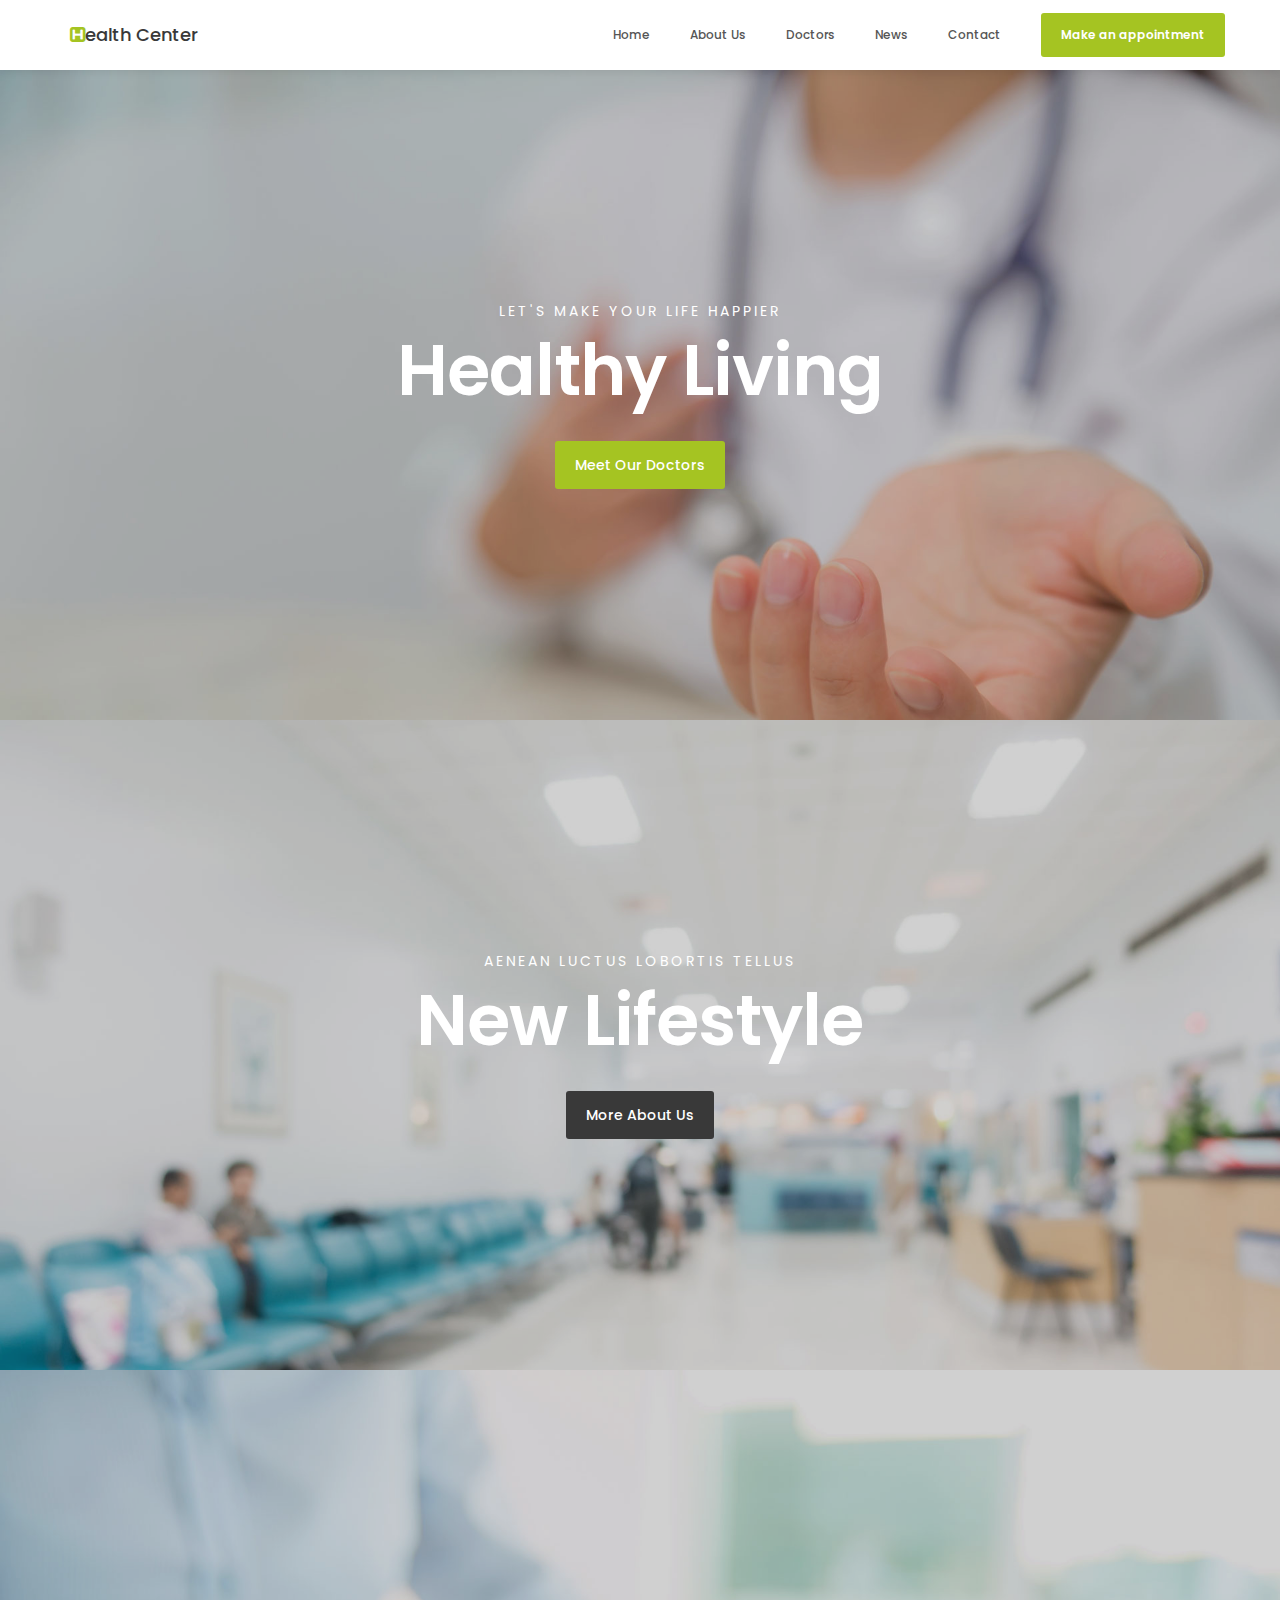
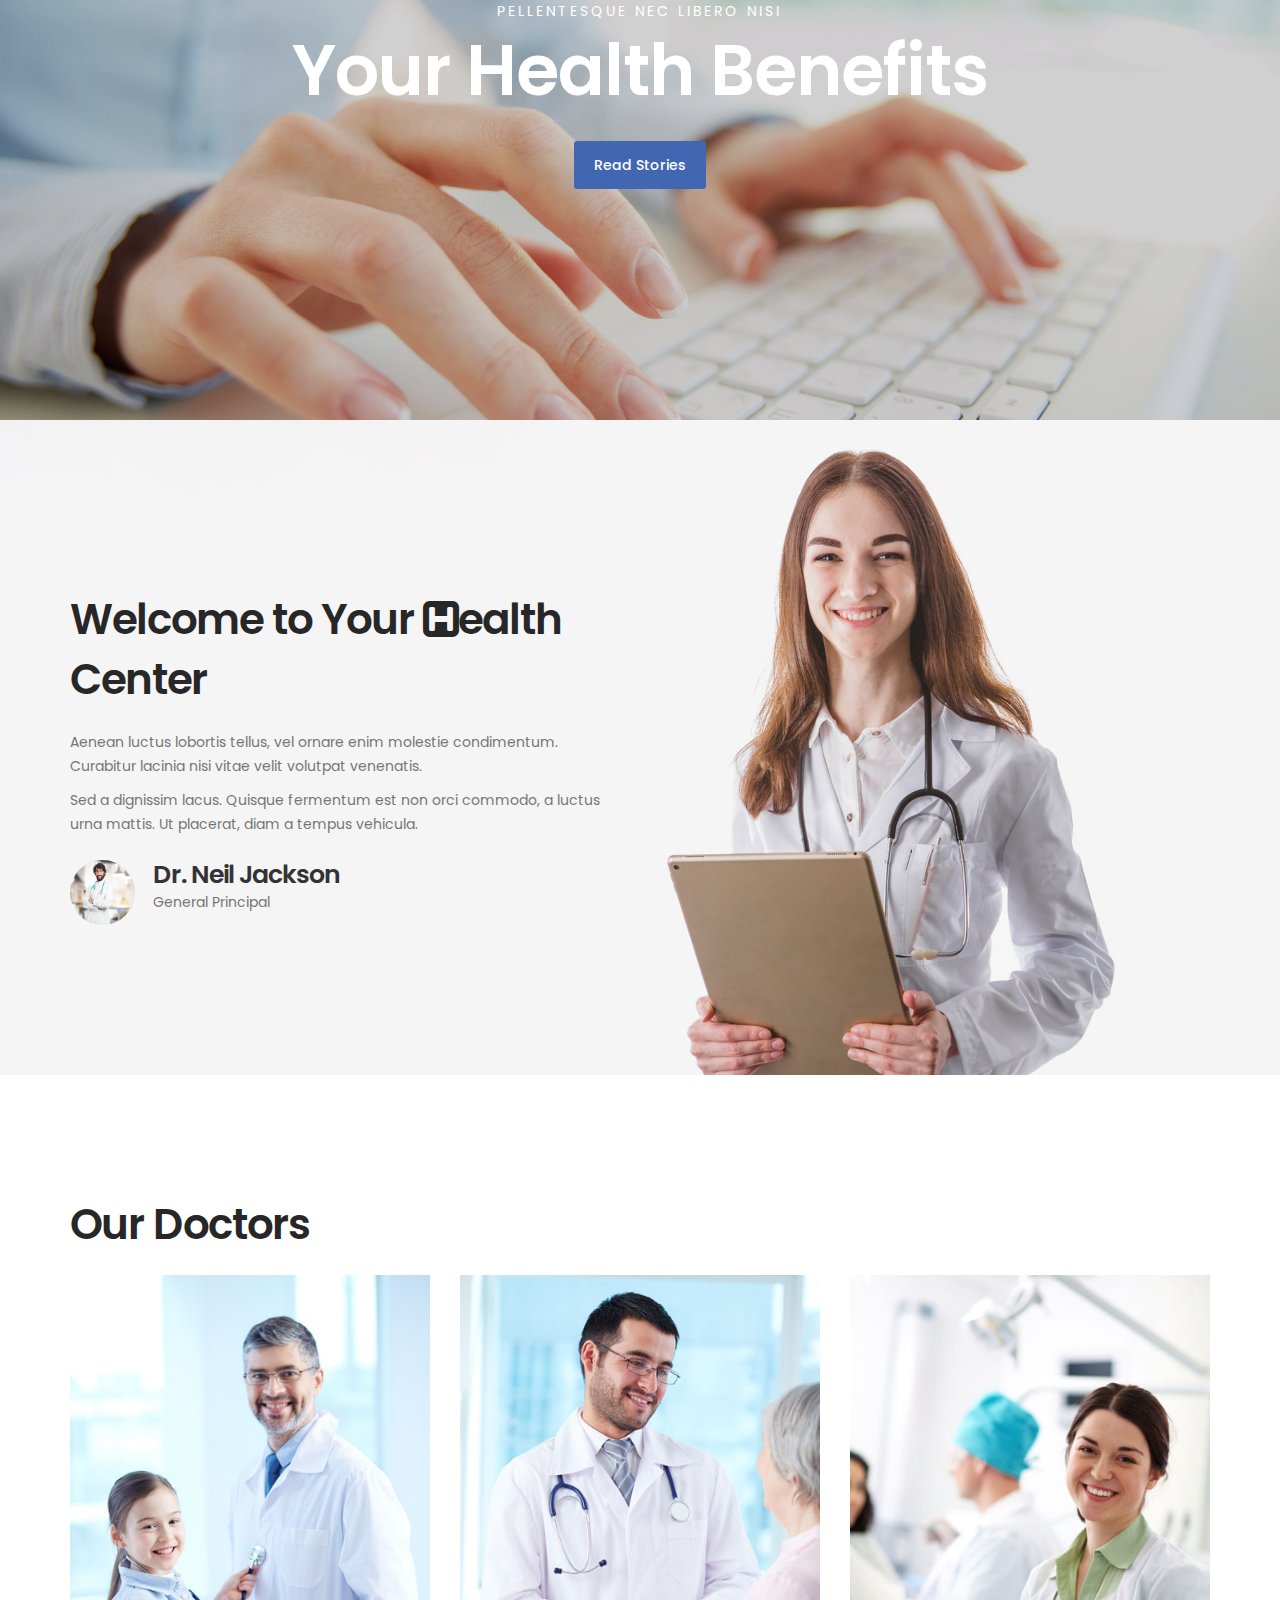
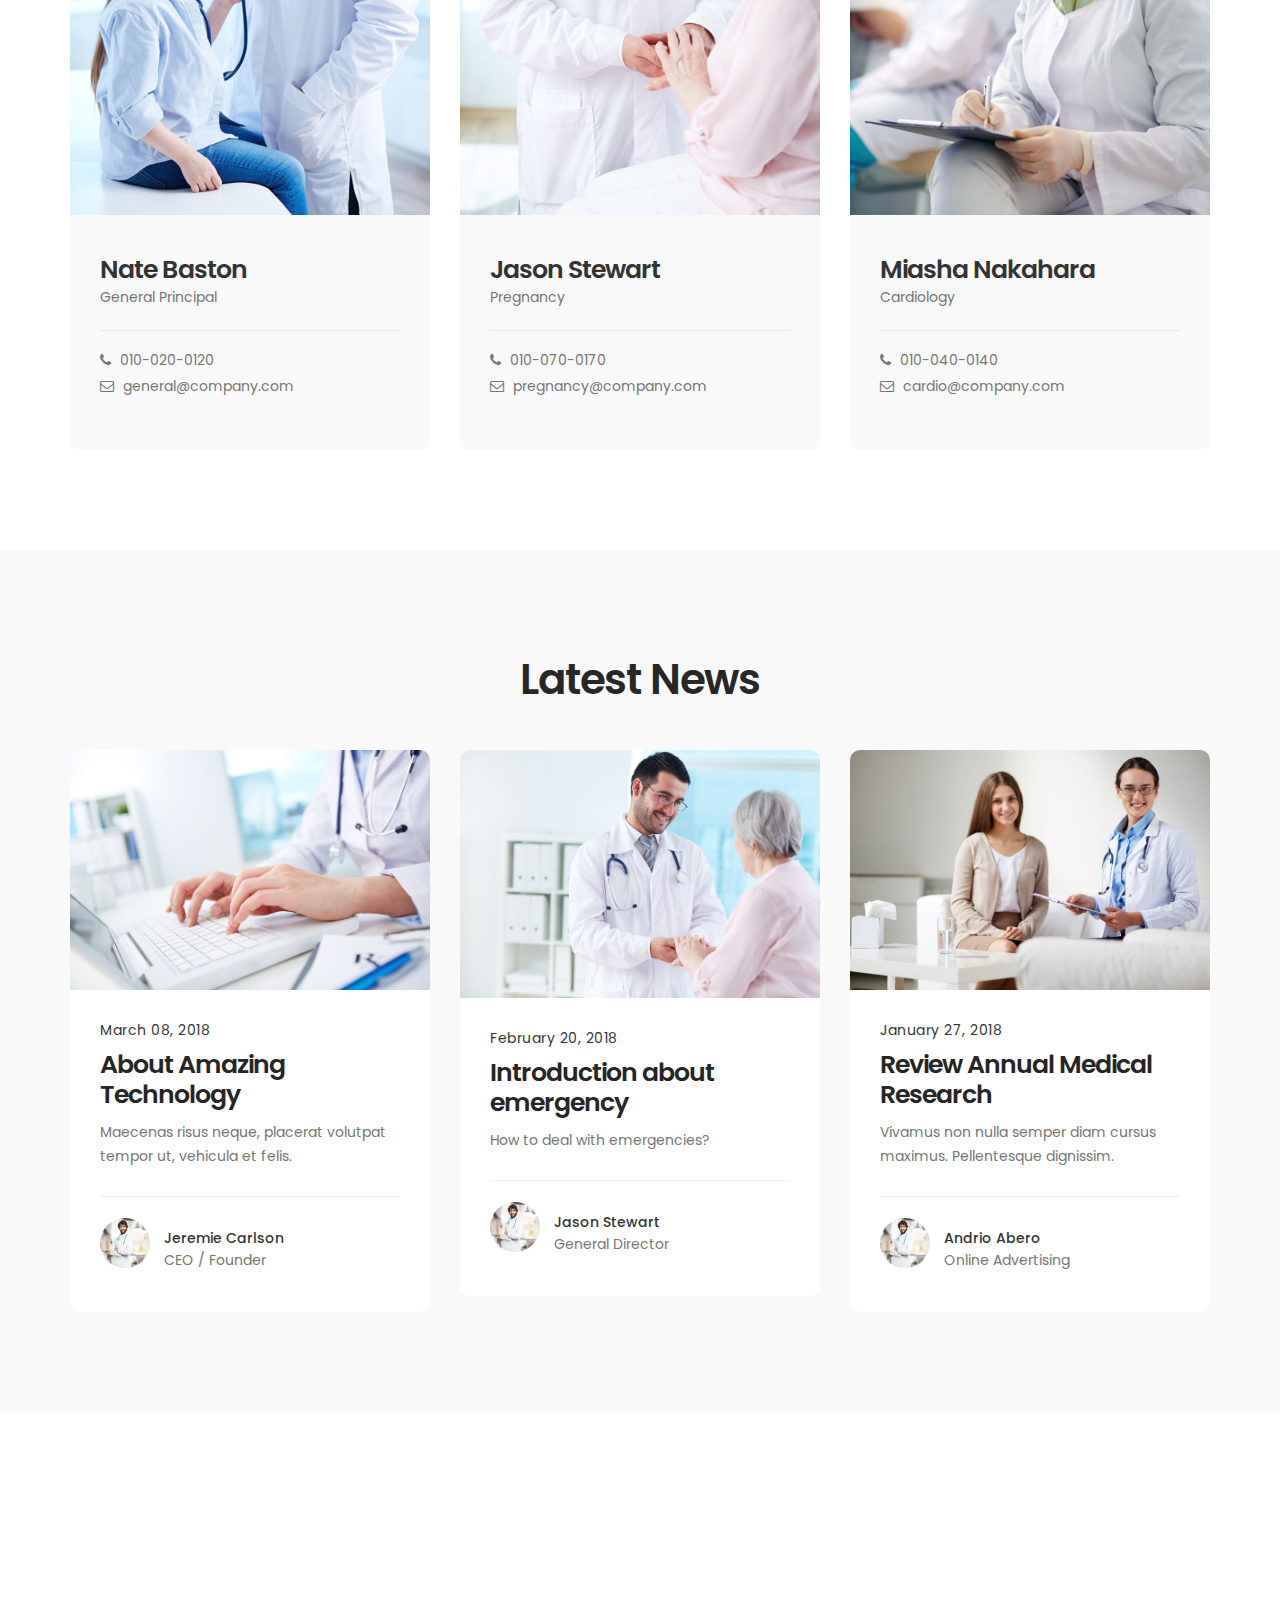
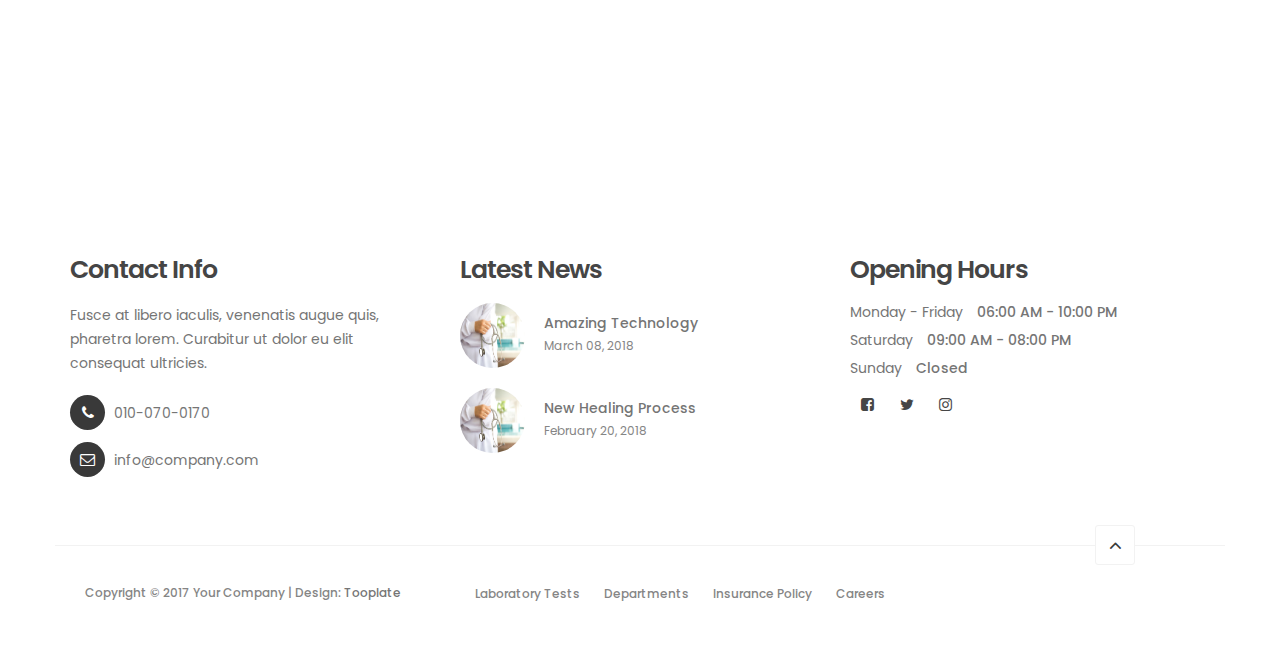
<file: index.html>
<!DOCTYPE html>
<html lang="en">
<head>

     <title>Health centre</title>
     <meta charset="UTF-8">
     <meta http-equiv="X-UA-Compatible" content="IE=Edge">
     <meta name="description" content="">
     <meta name="keywords" content="">
     <meta name="author" content="Tooplate">
     <meta name="viewport" content="width=device-width, initial-scale=1, maximum-scale=1">

     <link rel="stylesheet" href="css/bootstrap.min.css">
     <link rel="stylesheet" href="css/font-awesome.min.css">
     <link rel="stylesheet" href="css/tooplate-style.css">
     <link rel="icon" type="image/x-icon" href="images/letter-t-.png">
</head>
<body id="top">
     <section class="navbar navbar-default navbar-static-top" role="navigation">
          <div class="container">

               <div class="navbar-header">
                    <button class="navbar-toggle">
                         <span class="icon icon-bar"></span>
                         <span class="icon icon-bar"></span>
                         <span class="icon icon-bar"></span>
                    </button>

                    <a href="index.html" class="navbar-brand"><i class="fa fa-h-square"></i>ealth Center</a>
               </div>

               <div class="collapse navbar-collapse">
                    <ul class="nav navbar-nav navbar-right">
                         <li><a href="#top" class="smoothScroll">Home</a></li>
                         <li><a href="#about" class="smoothScroll">About Us</a></li>
                         <li><a href="#team" class="smoothScroll">Doctors</a></li>
                         <li><a href="#news" class="smoothScroll">News</a></li>
                         <li><a href="#google-map" class="smoothScroll">Contact</a></li>
                         <li class="appointment-btn"><a href="appointment.html" target="_blank">Make an appointment</a></li>
                       
                    </ul>
               </div>

          </div>
     </section>


     <section id="home" class="slider">
          <div class="container">
               <div class="row">

                         <div class="owl-carousel owl-theme">
                              <div class="item item-first">
                                   <div class="caption">
                                        <div class="col-md-offset-1 col-md-10">
                                             <h3>Let's make your life happier</h3>
                                             <h1>Healthy Living</h1>
                                             <a href="#team" class="section-btn btn btn-default smoothScroll">Meet Our Doctors</a>
                                        </div>
                                   </div>
                              </div>

                              <div class="item item-second">
                                   <div class="caption">
                                        <div class="col-md-offset-1 col-md-10">
                                             <h3>Aenean luctus lobortis tellus</h3>
                                             <h1>New Lifestyle</h1>
                                             <a href="#about" class="section-btn btn btn-default btn-gray smoothScroll">More About Us</a>
                                        </div>
                                   </div>
                              </div>

                              <div class="item item-third">
                                   <div class="caption">
                                        <div class="col-md-offset-1 col-md-10">
                                             <h3>Pellentesque nec libero nisi</h3>
                                             <h1>Your Health Benefits</h1>
                                             <a href="#news" class="section-btn btn btn-default btn-blue smoothScroll">Read Stories</a>
                                        </div>
                                   </div>
                              </div>
                         </div>

               </div>
          </div>
     </section>


     <section id="about">
          <div class="container">
               <div class="row">

                    <div class="col-md-6 col-sm-6">
                         <div class="about-info">
                              <h2 class="wow fadeInUp">Welcome to Your <i class="fa fa-h-square"></i>ealth Center</h2>
                              <div class="wow fadeInUp">
                                   <p>Aenean luctus lobortis tellus, vel ornare enim molestie condimentum. Curabitur lacinia nisi vitae velit volutpat venenatis.</p>
                                   <p>Sed a dignissim lacus. Quisque fermentum est non orci commodo, a luctus urna mattis. Ut placerat, diam a tempus vehicula.</p>
                              </div>
                              <figure class="profile wow fadeInUp">
                                   <img src="images/author-image.jpg" class="img-responsive" alt="">
                                   <figcaption>
                                        <h3>Dr. Neil Jackson</h3>
                                        <p>General Principal</p>
                                   </figcaption>
                              </figure>
                         </div>
                    </div>
                    
               </div>
          </div>
     </section>


     <section id="team">
          <div class="container">
               <div class="row">

                    <div class="col-md-6 col-sm-6">
                         <div class="about-info">
                              <h2 class="wow fadeInUp">Our Doctors</h2>
                         </div>
                    </div>

                    <div class="clearfix"></div>

                    <div class="col-md-4 col-sm-6">
                         <div class="team-thumb wow fadeInUp">
                              <img src="images/team-image1.jpg" class="img-responsive" alt="">

                                   <div class="team-info">
                                        <h3>Nate Baston</h3>
                                        <p>General Principal</p>
                                        <div class="team-contact-info">
                                             <p><i class="fa fa-phone"></i> 010-020-0120</p>
                                             <p><i class="fa fa-envelope-o"></i> <a href="#">general@company.com</a></p>
                                        </div>
                                        <ul class="social-icon">
                                             <li><a href="#" class="fa fa-linkedin-square"></a></li>
                                             <li><a href="#" class="fa fa-envelope-o"></a></li>
                                        </ul>
                                   </div>

                         </div>
                    </div>

                    <div class="col-md-4 col-sm-6">
                         <div class="team-thumb wow fadeInUp">
                              <img src="images/team-image2.jpg" class="img-responsive" alt="">

                                   <div class="team-info">
                                        <h3>Jason Stewart</h3>
                                        <p>Pregnancy</p>
                                        <div class="team-contact-info">
                                             <p><i class="fa fa-phone"></i> 010-070-0170</p>
                                             <p><i class="fa fa-envelope-o"></i> <a href="#">pregnancy@company.com</a></p>
                                        </div>
                                        <ul class="social-icon">
                                             <li><a href="#" class="fa fa-facebook-square"></a></li>
                                             <li><a href="#" class="fa fa-envelope-o"></a></li>
                                             <li><a href="#" class="fa fa-flickr"></a></li>
                                        </ul>
                                   </div>

                         </div>
                    </div>

                    <div class="col-md-4 col-sm-6">
                         <div class="team-thumb wow fadeInUp">
                              <img src="images/team-image3.jpg" class="img-responsive" alt="">

                                   <div class="team-info">
                                        <h3>Miasha Nakahara</h3>
                                        <p>Cardiology</p>
                                        <div class="team-contact-info">
                                             <p><i class="fa fa-phone"></i> 010-040-0140</p>
                                             <p><i class="fa fa-envelope-o"></i> <a href="#">cardio@company.com</a></p>
                                        </div>
                                        <ul class="social-icon">
                                             <li><a href="#" class="fa fa-twitter"></a></li>
                                             <li><a href="#" class="fa fa-envelope-o"></a></li>
                                        </ul>
                                   </div>

                         </div>
                    </div>
                    
               </div>
          </div>
     </section>


     
     <section id="news">
          <div class="container">
               <div class="row">

                    <div class="col-md-12 col-sm-12">
                         <div class="section-title wow fadeInUp">
                              <h2>Latest News</h2>
                         </div>
                    </div>

                    <div class="col-md-4 col-sm-6">
                         <div class="news-thumb wow fadeInUp">
                              <a href="#">
                                   <img src="images/news-image1.jpg" class="img-responsive" alt="">
                              </a>
                              <div class="news-info">
                                   <span>March 08, 2018</span>
                                   <h3><a href="#">About Amazing Technology</a></h3>
                                   <p>Maecenas risus neque, placerat volutpat tempor ut, vehicula et felis.</p>
                                   <div class="author">
                                        <img src="images/author-image.jpg" class="img-responsive" alt="">
                                        <div class="author-info">
                                             <h5>Jeremie Carlson</h5>
                                             <p>CEO / Founder</p>
                                        </div>
                                   </div>
                              </div>
                         </div>
                    </div>

                    <div class="col-md-4 col-sm-6">
                         <div class="news-thumb wow fadeInUp">
                              <a href="emergency.html">
                                   <img src="images/news-image2.jpg" class="img-responsive" alt="">
                              </a>
                              <div class="news-info">
                                   <span>February 20, 2018</span>
                                   <h3><a href="#">Introduction about emergency</a></h3>
                                   <p>How to deal with emergencies?</p>
                                   <div class="author">
                                        <img src="images/author-image.jpg" class="img-responsive" alt="">
                                        <div class="author-info">
                                             <h5>Jason Stewart</h5>
                                             <p>General Director</p>
                                        </div>
                                   </div>
                              </div>
                         </div>
                    </div>

                    <div class="col-md-4 col-sm-6">
                         <div class="news-thumb wow fadeInUp">
                              <a href="#">
                                   <img src="images/news-image3.jpg" class="img-responsive" alt="">
                              </a>
                              <div class="news-info">
                                   <span>January 27, 2018</span>
                                   <h3><a href="#">Review Annual Medical Research</a></h3>
                                   <p>Vivamus non nulla semper diam cursus maximus. Pellentesque dignissim.</p>
                                   <div class="author">
                                        <img src="images/author-image.jpg" class="img-responsive" alt="">
                                        <div class="author-info">
                                             <h5>Andrio Abero</h5>
                                             <p>Online Advertising</p>
                                        </div>
                                   </div>
                              </div>
                         </div>
                    </div>

               </div>
          </div>
     </section>

     

     <section id="google-map">
     <iframe src="https://www.google.com/maps/embed?pb=!1m18!1m12!1m3!1d3647.3030413476204!2d100.5641230193719!3d13.757206847615207!2m3!1f0!2f0!3f0!3m2!1i1024!2i768!4f13.1!3m3!1m2!1s0x0%3A0xf51ce6427b7918fc!2sG+Tower!5e0!3m2!1sen!2sth!4v1510722015945" width="100%" height="350" frameborder="0" style="border:0" allowfullscreen></iframe>
     </section>           
     
     <footer>
          <div class="container">
               <div class="row">

                    <div class="col-md-4 col-sm-4">
                         <div class="footer-thumb"> 
                              <h4 class="wow fadeInUp">Contact Info</h4>
                              <p>Fusce at libero iaculis, venenatis augue quis, pharetra lorem. Curabitur ut dolor eu elit consequat ultricies.</p>

                              <div class="contact-info">
                                   <p><i class="fa fa-phone"></i> 010-070-0170</p>
                                   <p><i class="fa fa-envelope-o"></i> <a href="#">info@company.com</a></p>
                              </div>
                         </div>
                    </div>

                    <div class="col-md-4 col-sm-4"> 
                         <div class="footer-thumb"> 
                              <h4 class="wow fadeInUp">Latest News</h4>
                              <div class="latest-stories">
                                   <div class="stories-image">
                                        <a href="#"><img src="images/news-image.jpg" class="img-responsive" alt=""></a>
                                   </div>
                                   <div class="stories-info">
                                        <a href="#"><h5>Amazing Technology</h5></a>
                                        <span>March 08, 2018</span>
                                   </div>
                              </div>

                              <div class="latest-stories">
                                   <div class="stories-image">
                                        <a href="#"><img src="images/news-image.jpg" class="img-responsive" alt=""></a>
                                   </div>
                                   <div class="stories-info">
                                        <a href="#"><h5>New Healing Process</h5></a>
                                        <span>February 20, 2018</span>
                                   </div>
                              </div>
                         </div>
                    </div>

                    <div class="col-md-4 col-sm-4"> 
                         <div class="footer-thumb">
                              <div class="opening-hours">
                                   <h4 class="wow fadeInUp">Opening Hours</h4>
                                   <p>Monday - Friday <span>06:00 AM - 10:00 PM</span></p>
                                   <p>Saturday <span>09:00 AM - 08:00 PM</span></p>
                                   <p>Sunday <span>Closed</span></p>
                              </div> 

                              <ul class="social-icon">
                                   <li><a href="https://www.facebook.com/tooplate" class="fa fa-facebook-square" attr="facebook icon"></a></li>
                                   <li><a href="#" class="fa fa-twitter"></a></li>
                                   <li><a href="#" class="fa fa-instagram"></a></li>
                              </ul>
                         </div>
                    </div>

                    <div class="col-md-12 col-sm-12 border-top">
                         <div class="col-md-4 col-sm-6">
                              <div class="copyright-text"> 
                                   <p>Copyright &copy; 2017 Your Company 
                                   
                                   | Design: <a href="#">Tooplate</a></p>
                              </div>
                         </div>
                         <div class="col-md-6 col-sm-6">
                              <div class="footer-link"> 
                                   <a href="#">Laboratory Tests</a>
                                   <a href="#">Departments</a>
                                   <a href="#">Insurance Policy</a>
                                   <a href="#">Careers</a>
                              </div>
                         </div>
                         <div class="col-md-2 col-sm-2 text-align-center">
                              <div class="angle-up-btn"> 
                                  <a href="#top" class="smoothScroll wow fadeInUp"><i class="fa fa-angle-up"></i></a>
                              </div>
                         </div>   
                    </div>
                    
               </div>
          </div>
     </footer>
</body>
</html>
</file>
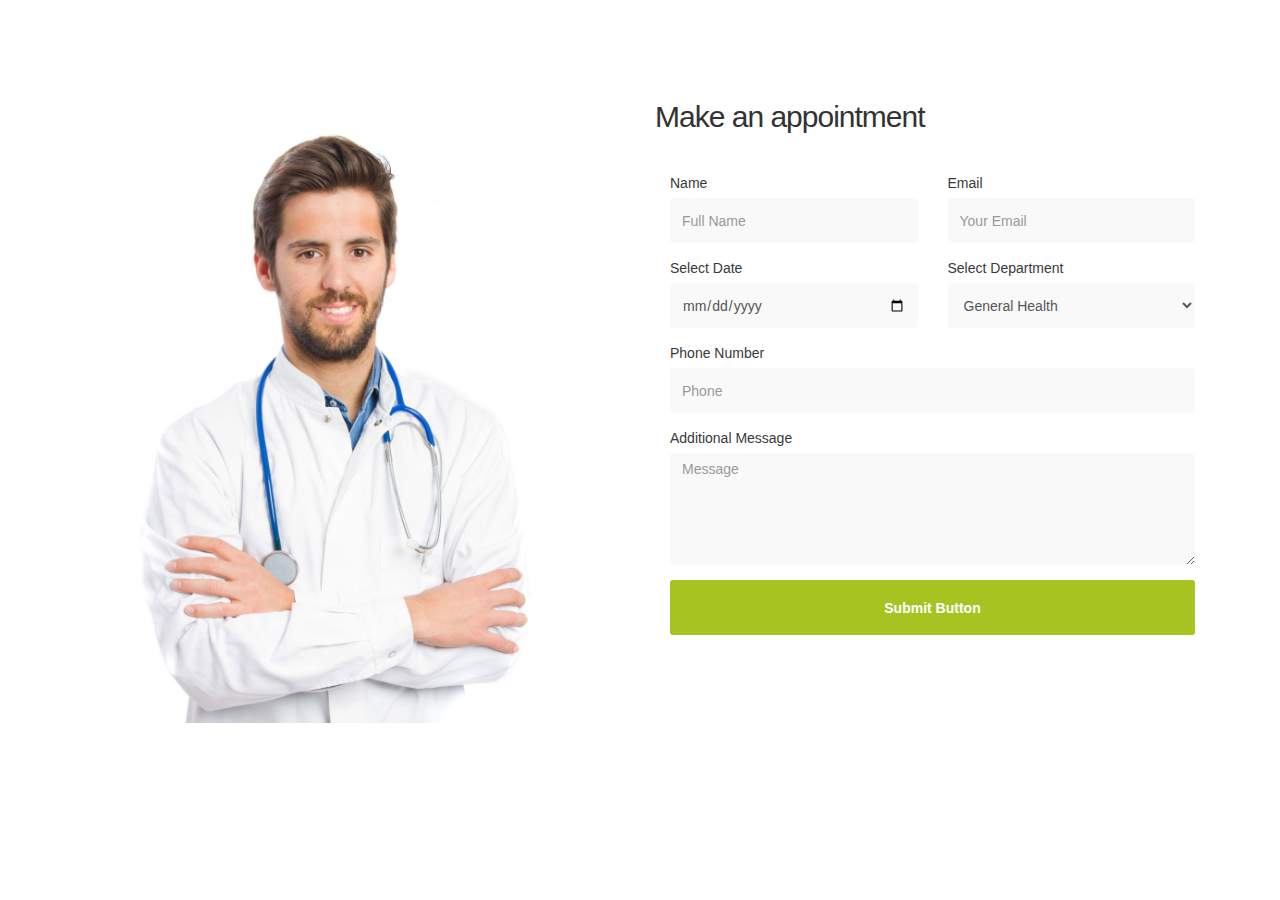
<file: appointment.html>
<!DOCTYPE html>
<html lang="en">
<head>
    <meta charset="UTF-8">
    <meta name="viewport" content="width=device-width, initial-scale=1.0">
    <title>appointment</title>
    <link rel="stylesheet" href="css/tooplate-style.css">
    <link rel="stylesheet" href="css/bootstrap.min.css">
    <link rel="stylesheet" href="css/font-awesome.min.css">
</head>
<body>
    <section id="appointment">
        <div class="container">
             <div class="row">
    
                  <div class="col-md-6 col-sm-6">
                       <img src="images/appointment-image.jpg" class="img-responsive" alt="">
                  </div>
    
                  <div class="col-md-6 col-sm-6">
                      
                       <form id="appointment-form"  method="post">
    
                            
                            <div class="section-title wow fadeInUp">
                                 <h2>Make an appointment</h2>
                            </div>
    
                            <div class="wow fadeInUp">
                                 <div class="col-md-6 col-sm-6">
                                      <label for="name">Name</label>
                                      <input type="text" class="form-control" id="name" name="name" placeholder="Full Name">
                                 </div>
    
                                 <div class="col-md-6 col-sm-6">
                                      <label for="email">Email</label>
                                      <input type="email" class="form-control" id="email" name="email" placeholder="Your Email">
                                 </div>
    
                                 <div class="col-md-6 col-sm-6">
                                      <label for="date">Select Date</label>
                                      <input type="date" name="date" value="" class="form-control">
                                 </div>
    
                                 <div class="col-md-6 col-sm-6">
                                      <label for="select">Select Department</label>
                                      <select class="form-control">
                                           <option>General Health</option>
                                           <option>Cardiology</option>
                                           <option>Dental</option>
                                           <option>Medical Research</option>
                                      </select>
                                 </div>
    
                                 <div class="col-md-12 col-sm-12">
                                      <label for="telephone">Phone Number</label>
                                      <input type="tel" class="form-control" id="phone" name="phone" placeholder="Phone">
                                      <label for="Message">Additional Message</label>
                                      <textarea class="form-control" rows="5" id="message" name="message" placeholder="Message"></textarea>
                                      <button type="submit" class="form-control" id="cf-submit" name="submit">Submit Button</button>
                                 </div>
                            </div>
                      </form>
                  </div>
    
             </div>
        </div>
    </section>
</body>
</html>
</file>
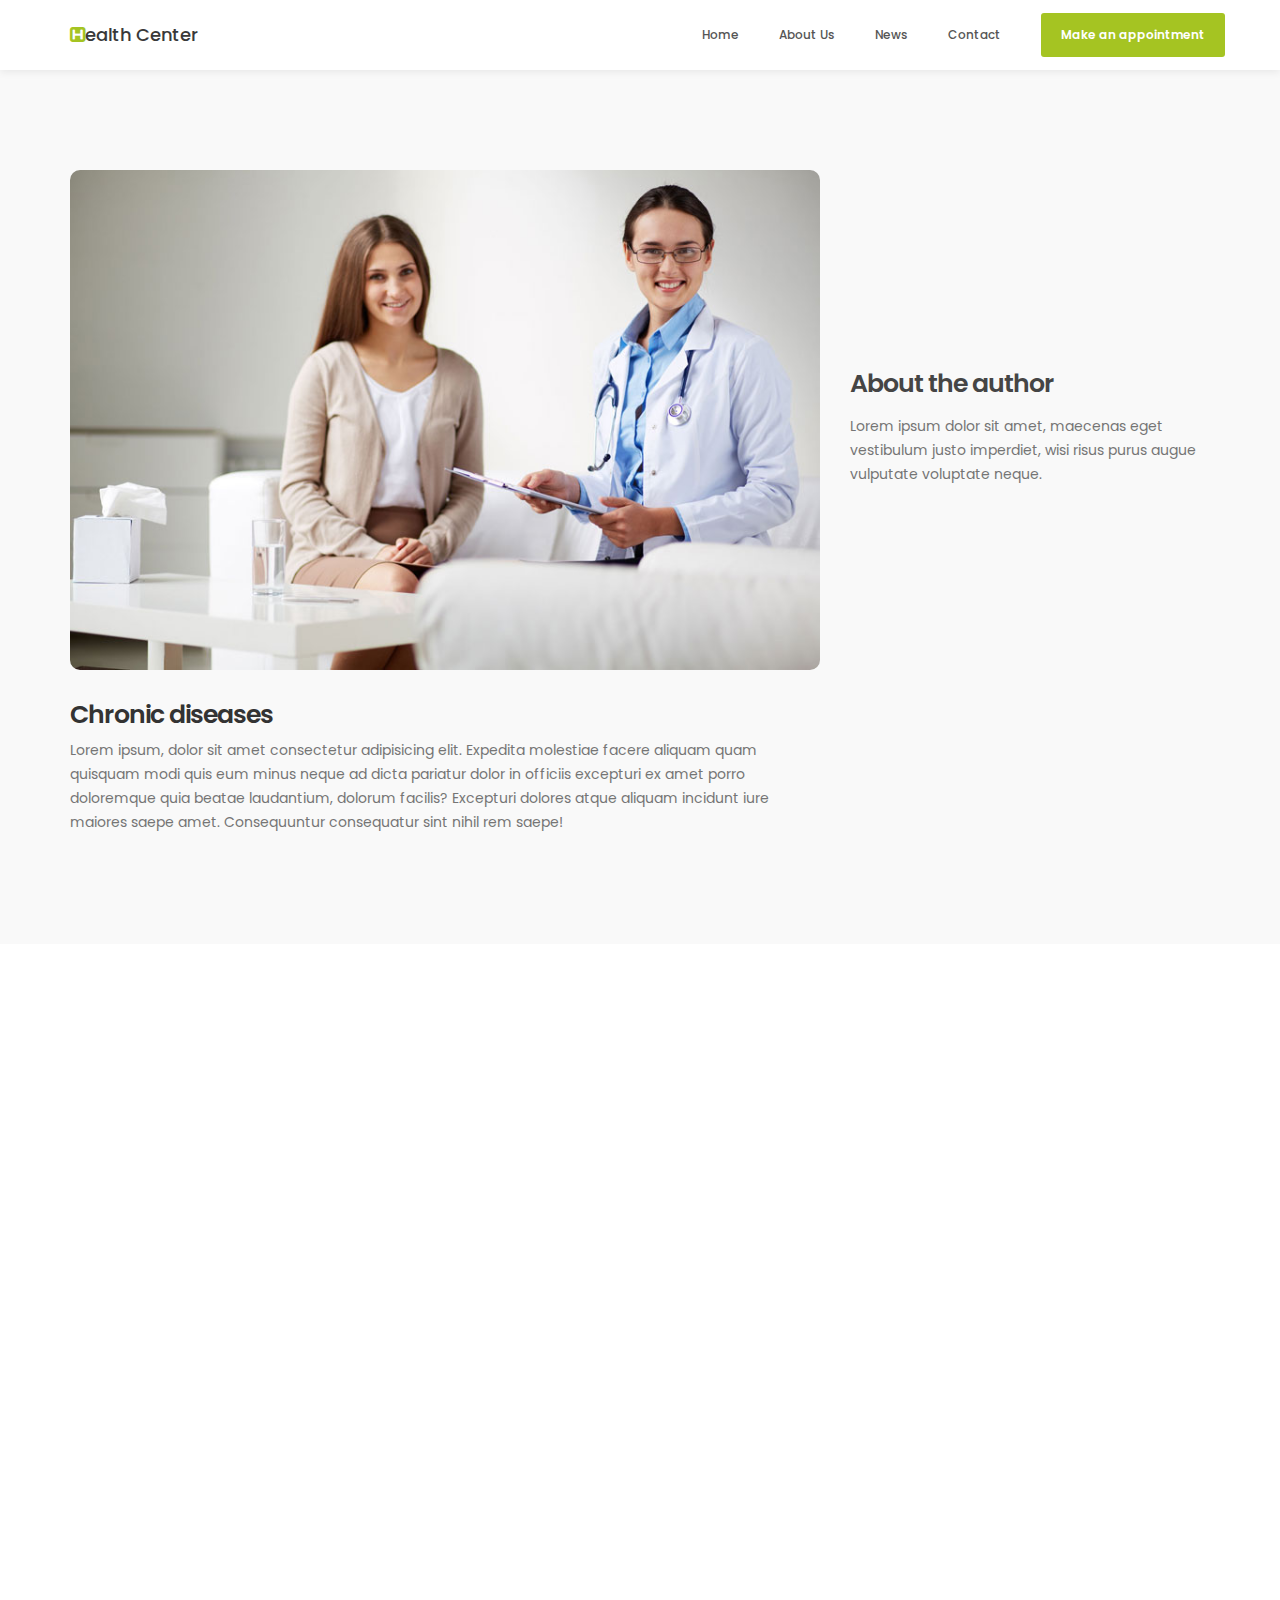
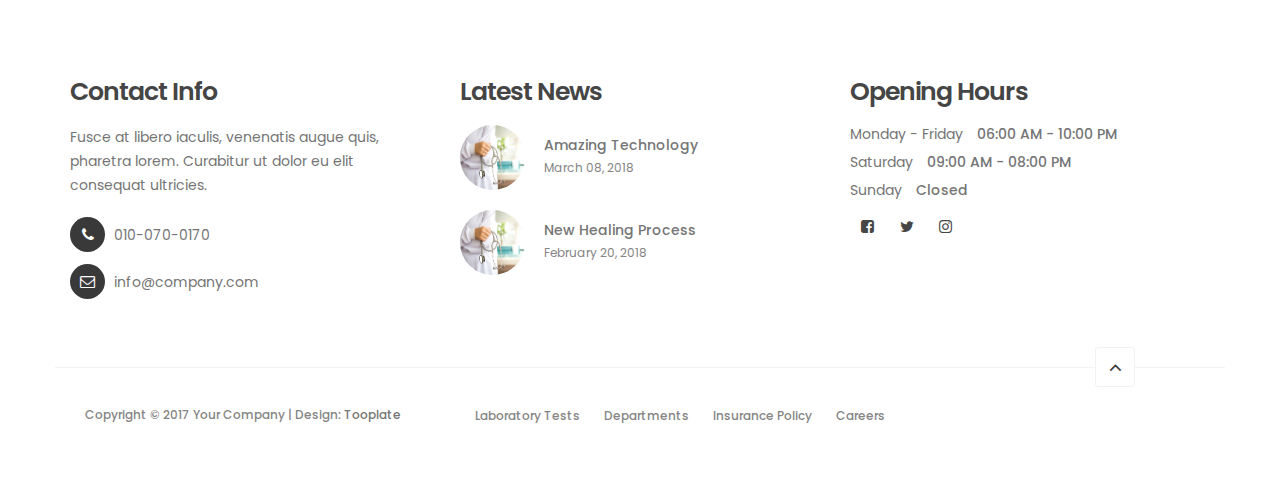
<file: chronic diseases.html>
<!DOCTYPE html>
<html lang="en">
<head>
    <meta charset="UTF-8">
    <meta http-equiv="X-UA-Compatible" content="IE=edge">
    <meta name="viewport" content="width=device-width, initial-scale=1.0">
    <title>chronic diseases</title>

    <link rel="stylesheet" href="css/bootstrap.min.css">
    <link rel="stylesheet" href="css/font-awesome.min.css">
    <link rel="stylesheet" href="css/tooplate-style.css">
    <link rel="icon" type="image/x-icon" href="images/letter-t-.png">
</head>
<body>
    <section class="navbar navbar-default navbar-static-top" role="navigation">
        <div class="container">

             <div class="navbar-header">
                  <button class="navbar-toggle">
                       <span class="icon icon-bar"></span>
                       <span class="icon icon-bar"></span>
                       <span class="icon icon-bar"></span>
                  </button>

                  <a href="index.html" class="navbar-brand"><i class="fa fa-h-square"></i>ealth Center</a>
             </div>

             <div class="collapse navbar-collapse">
                  <ul class="nav navbar-nav navbar-right">
                       <li><a href="index.html#top" class="smoothScroll">Home</a></li>
                       <li><a href="#index.html#about" class="smoothScroll">About Us</a></li>
                       <li><a href="#index.html#news" class="smoothScroll">News</a></li>
                       <li><a href="#index.html#google-map" class="smoothScroll">Contact</a></li>
                       <li class="appointment-btn"><a href="appointment.html" target="_blank">Make an appointment</a></li>
                     
                  </ul>
             </div>

        </div>
   </section>
   <section id="news-detail">
    <div class="container">
         <div class="row">
              <div class="col-md-8 col-sm-7">
                   <div class="news-detail-thumb">
                        <div class="news-image">
                             <img src="images/news-image3.jpg" class="img-responsive" alt="">
                        </div>
                        <h3>Chronic diseases</h3>
                        <p>Lorem ipsum, dolor sit amet consectetur adipisicing elit. Expedita molestiae facere aliquam quam quisquam modi quis eum minus neque ad dicta pariatur dolor in officiis excepturi ex amet porro doloremque quia beatae laudantium, dolorum facilis? Excepturi dolores atque aliquam incidunt iure maiores saepe amet. Consequuntur consequatur sint nihil rem saepe!</p>                        
                   </div>
              </div>

              <div class="col-md-4 col-sm-5">
                   <div class="news-sidebar">
                        <div class="news-author" style="padding-top: 170px;">
                             <h4>About the author</h4>
                             <p>Lorem ipsum dolor sit amet, maecenas eget vestibulum justo imperdiet, wisi risus purus augue vulputate voluptate neque.</p>
                        </div>

                   </div>
              </div>
              
         </div>
    </div>
</section>
<div class="iframe" style="margin-left: 16%;">
    <iframe width="370" height="315" src="https://www.youtube.com/watch?v=GFrCJWuNQvQ&pp=ygUV2KfZhdix2KfYtiDZhdiy2YXZhtmH" title="YouTube video player" frameborder="0" allow="accelerometer; autoplay; clipboard-write; encrypted-media; gyroscope; picture-in-picture; web-share" referrerpolicy="strict-origin-when-cross-origin" allowfullscreen></iframe>
    <iframe width="370" height="315" src="https://www.youtube.com/watch?v=c91ggTlEGv8&pp=ygUQY2hyb25pYyBkaXNlYXNlcw%3D%3D" title="YouTube video player" frameborder="0" allow="accelerometer; autoplay; clipboard-write; encrypted-media; gyroscope; picture-in-picture; web-share" referrerpolicy="strict-origin-when-cross-origin" allowfullscreen></iframe>
    <iframe width="370" height="315" src="https://www.youtube.com/watch?v=da8iw9hvQX4&pp=ygUQY2hyb25pYyBkaXNlYXNlcw%3D%3D" title="YouTube video player" frameborder="0" allow="accelerometer; autoplay; clipboard-write; encrypted-media; gyroscope; picture-in-picture; web-share" referrerpolicy="strict-origin-when-cross-origin" allowfullscreen></iframe>
</div>
<footer>
    <div class="container">
         <div class="row">

              <div class="col-md-4 col-sm-4">
                   <div class="footer-thumb"> 
                        <h4 class="wow fadeInUp">Contact Info</h4>
                        <p>Fusce at libero iaculis, venenatis augue quis, pharetra lorem. Curabitur ut dolor eu elit consequat ultricies.</p>

                        <div class="contact-info">
                             <p><i class="fa fa-phone"></i> 010-070-0170</p>
                             <p><i class="fa fa-envelope-o"></i> <a href="#">info@company.com</a></p>
                        </div>
                   </div>
              </div>

              <div class="col-md-4 col-sm-4"> 
                   <div class="footer-thumb"> 
                        <h4 class="wow fadeInUp">Latest News</h4>
                        <div class="latest-stories">
                             <div class="stories-image">
                                  <a href="#"><img src="images/news-image.jpg" class="img-responsive" alt=""></a>
                             </div>
                             <div class="stories-info">
                                  <a href="#"><h5>Amazing Technology</h5></a>
                                  <span>March 08, 2018</span>
                             </div>
                        </div>

                        <div class="latest-stories">
                             <div class="stories-image">
                                  <a href="#"><img src="images/news-image.jpg" class="img-responsive" alt=""></a>
                             </div>
                             <div class="stories-info">
                                  <a href="#"><h5>New Healing Process</h5></a>
                                  <span>February 20, 2018</span>
                             </div>
                        </div>
                   </div>
              </div>

              <div class="col-md-4 col-sm-4"> 
                   <div class="footer-thumb">
                        <div class="opening-hours">
                             <h4 class="wow fadeInUp">Opening Hours</h4>
                             <p>Monday - Friday <span>06:00 AM - 10:00 PM</span></p>
                             <p>Saturday <span>09:00 AM - 08:00 PM</span></p>
                             <p>Sunday <span>Closed</span></p>
                        </div> 

                        <ul class="social-icon">
                             <li><a href="https://www.facebook.com/tooplate" class="fa fa-facebook-square" attr="facebook icon"></a></li>
                             <li><a href="#" class="fa fa-twitter"></a></li>
                             <li><a href="#" class="fa fa-instagram"></a></li>
                        </ul>
                   </div>
              </div>

              <div class="col-md-12 col-sm-12 border-top">
                   <div class="col-md-4 col-sm-6">
                        <div class="copyright-text"> 
                             <p>Copyright &copy; 2017 Your Company 
                             
                             | Design: <a href="#">Tooplate</a></p>
                        </div>
                   </div>
                   <div class="col-md-6 col-sm-6">
                        <div class="footer-link"> 
                             <a href="#">Laboratory Tests</a>
                             <a href="#">Departments</a>
                             <a href="#">Insurance Policy</a>
                             <a href="#">Careers</a>
                        </div>
                   </div>
                   <div class="col-md-2 col-sm-2 text-align-center">
                        <div class="angle-up-btn"> 
                            <a href="#top" class="smoothScroll wow fadeInUp"><i class="fa fa-angle-up"></i></a>
                        </div>
                   </div>   
              </div>
              
         </div>
    </div>
</footer>

</body>
</html>
</file>
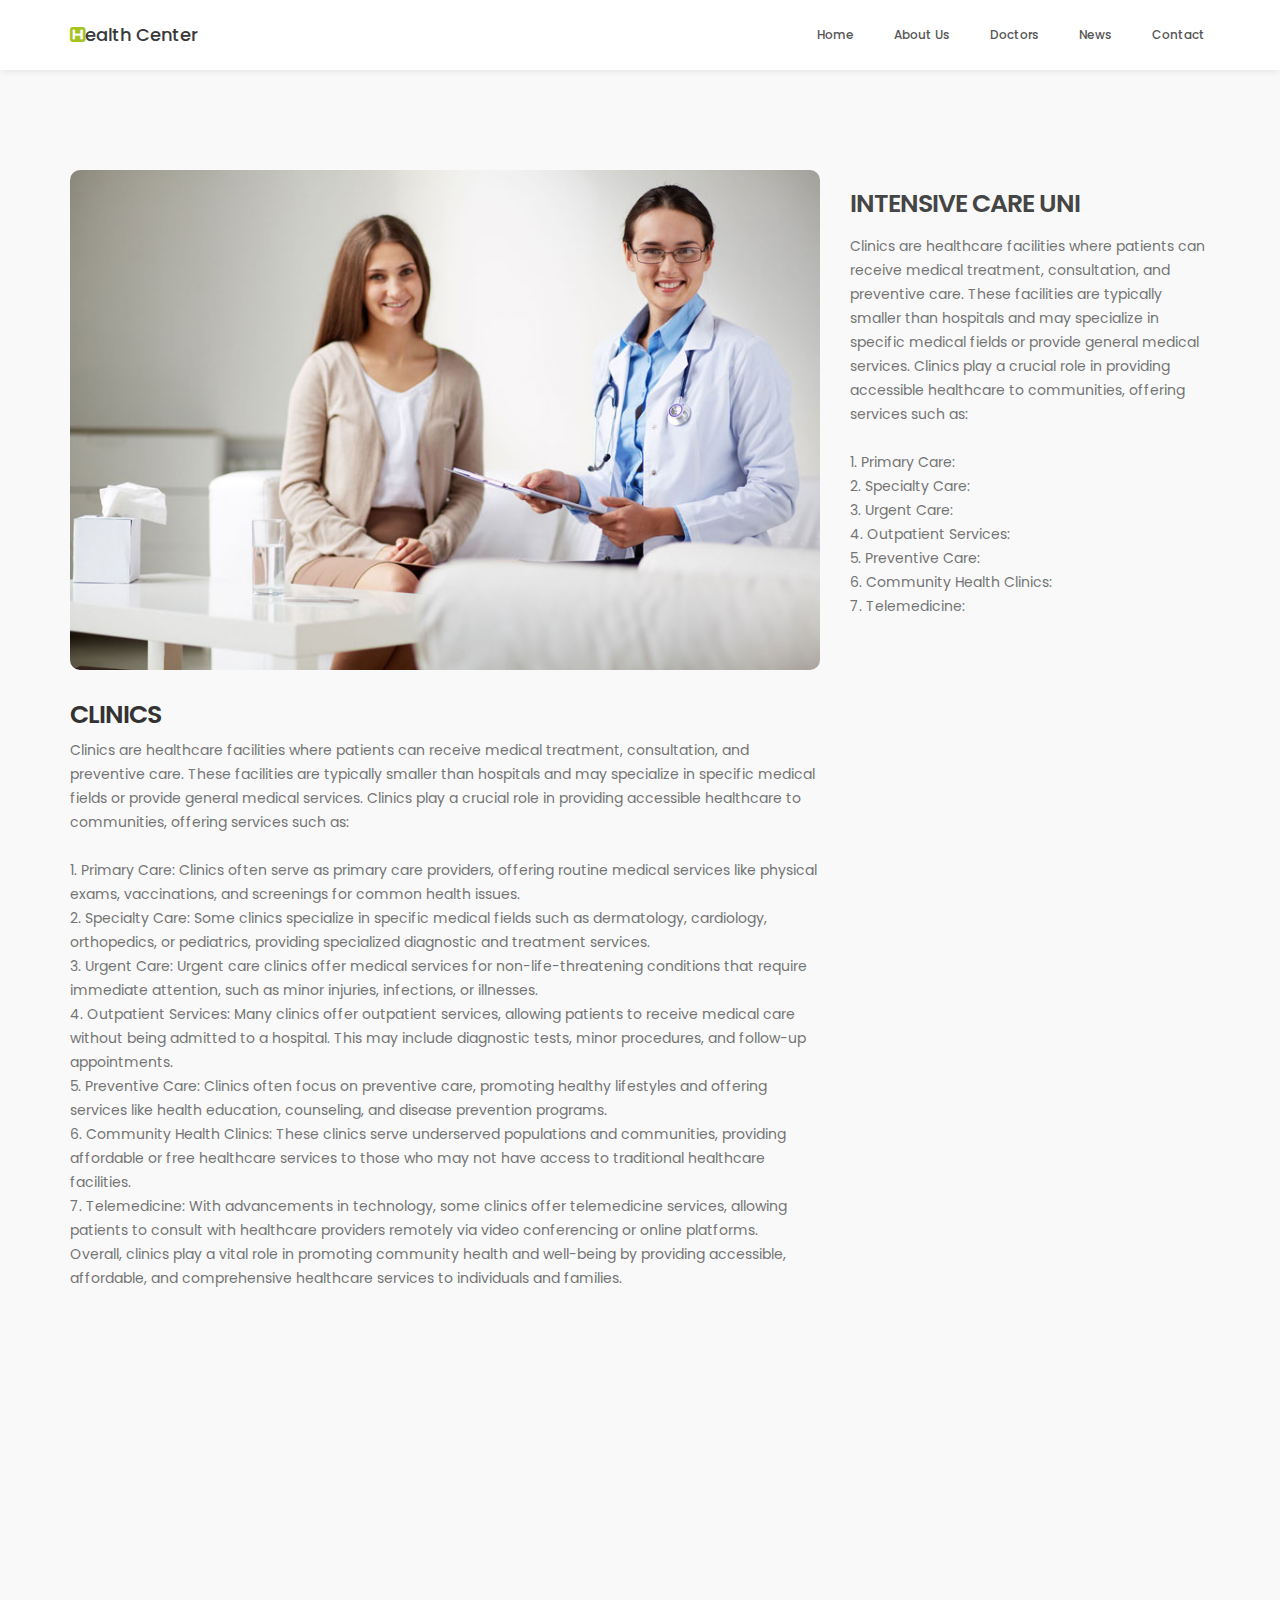
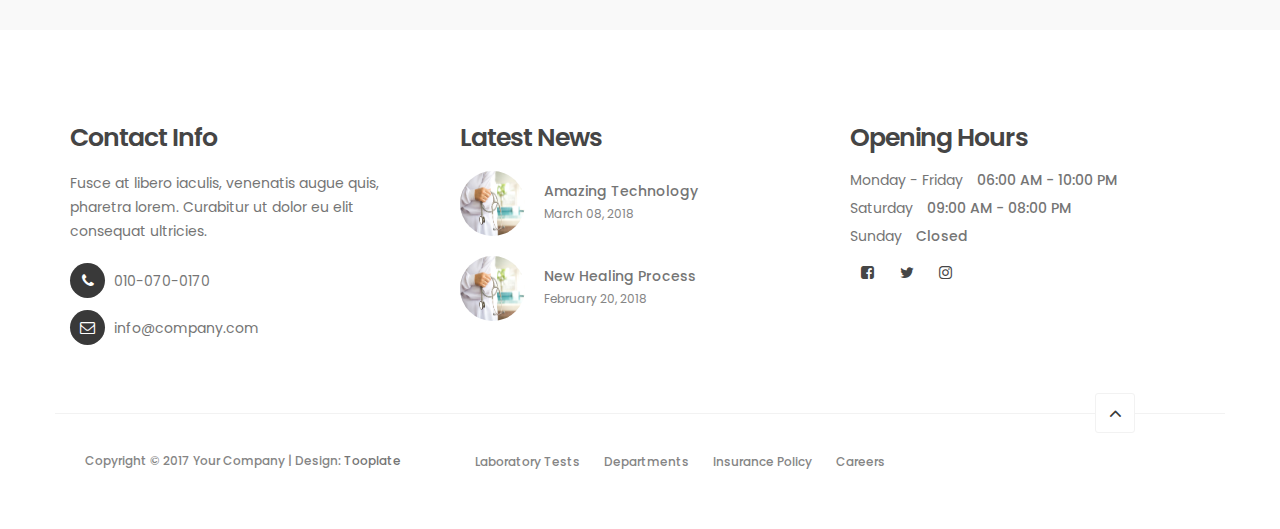
<file: clinics.html>
<!DOCTYPE html>
<html lang="en">
<head>
<title>INTENSIVE CARE UNI</title>
    <meta charset="UTF-8">
    <meta http-equiv="X-UA-Compatible" content="IE=Edge">
    <meta name="description" content="">
    <meta name="keywords" content="">
    <meta name="author" content="Tooplate">
    <meta name="viewport" content="width=device-width, initial-scale=1, maximum-scale=1">

    <link rel="stylesheet" href="css/bootstrap.min.css">
    <link rel="stylesheet" href="css/font-awesome.min.css">
    <link rel="stylesheet" href="css/tooplate-style.css">
    <link rel="stylesheet" href="css/index.css">
    <link rel="icon" type="image/x-icon" href="images/letter-t-.png">
</head>
<body>
  <section class="navbar navbar-default navbar-static-top" role="navigation">
    <div class="container">
        <div class="navbar-header">
            <button class="navbar-toggle">
                  <span class="icon icon-bar"></span>
                  <span class="icon icon-bar"></span>
                  <span class="icon icon-bar"></span>
            </button>

            <a href="index.html" class="navbar-brand"><i class="fa fa-h-square"></i>ealth Center</a>
        </div>

        <div class="collapse navbar-collapse">
            <ul class="nav navbar-nav navbar-right">
                  <li><a href="#top" class="smoothScroll">Home</a></li>
                  <li><a href="#about" class="smoothScroll">About Us</a></li>
                  <li><a href="#team" class="smoothScroll">Doctors</a></li>
                  <li><a href="#news" class="smoothScroll">News</a></li>
                  <li><a href="#google-map" class="smoothScroll">Contact</a></li>
                
            </ul>
        </div>
    </div>
</section>
<section id="news-detail">
  <div class="container">
    <div class="row">
      <div class="col-md-8 col-sm-7">
        <div class="news-detail-thumb">
          <div class="news-image">
            <img src="images/news-image3.jpg" class="img-responsive">
          </div>
          <h3>CLINICS</h3>
          <p>Clinics are healthcare facilities where patients can receive medical treatment, consultation, and preventive care. These facilities are typically smaller than hospitals and may specialize in specific medical fields or provide general medical services. Clinics play a crucial role in providing accessible healthcare to communities, offering services such as:
            <br><br>
            1. Primary Care: Clinics often serve as primary care providers, offering routine medical services like physical exams, vaccinations, and screenings for common health issues.
            <br>
            2. Specialty Care: Some clinics specialize in specific medical fields such as dermatology, cardiology, orthopedics, or pediatrics, providing specialized diagnostic and treatment services.
            <br>
            3. Urgent Care: Urgent care clinics offer medical services for non-life-threatening conditions that require immediate attention, such as minor injuries, infections, or illnesses.
            <br>
            4. Outpatient Services: Many clinics offer outpatient services, allowing patients to receive medical care without being admitted to a hospital. This may include diagnostic tests, minor procedures, and follow-up appointments.
            <br>
            5. Preventive Care: Clinics often focus on preventive care, promoting healthy lifestyles and offering services like health education, counseling, and disease prevention programs.
            <br>
            6. Community Health Clinics: These clinics serve underserved populations and communities, providing affordable or free healthcare services to those who may not have access to traditional healthcare facilities.
            <br>
            7. Telemedicine: With advancements in technology, some clinics offer telemedicine services, allowing patients to consult with healthcare providers remotely via video conferencing or online platforms.
            <br>
            Overall, clinics play a vital role in promoting community health and well-being by providing accessible, affordable, and comprehensive healthcare services to individuals and families.
          </p>
        </div>
        
      </div>
      <div class="col-md-4 col-sm-5">
        <div class="news-sidebar">
          <div class="news-author">
            <h4>INTENSIVE CARE UNI</h4>
            <p>
              Clinics are healthcare facilities where patients can receive medical treatment, consultation, and preventive care. These facilities are typically smaller than hospitals and may specialize in specific medical fields or provide general medical services. Clinics play a crucial role in providing accessible healthcare to communities, offering services such as:
              <br><br>
              1. Primary Care:
              <br>
              2. Specialty Care:
              <br>
              3. Urgent Care: 
              <br>
              4. Outpatient Services:
              <br>
              5. Preventive Care:
              <br>
              6. Community Health Clinics: 
              <br>
              7. Telemedicine: 
            </p>
          </div>
        </div>
      </div>
    </div>
    <div class="video-yotube row">
      <iframe class="col-sm-4 col-xs-12" src="https://www.youtube.com/embed/GPEuQ2BPqkE?si=5CyM6M6-ihR-jGAS" 
      title="YouTube video player" frameborder="0" allow="accelerometer; autoplay; 
      clipboard-write; encrypted-media; gyroscope; picture-in-picture; web-share" 
      referrerpolicy="strict-origin-when-cross-origin" allowfullscreen></iframe>
      <iframe class="col-sm-4 col-xs-12" src="https://www.youtube.com/embed/GPEuQ2BPqkE?si=5CyM6M6-ihR-jGAS" 
      title="YouTube video player" frameborder="0" allow="accelerometer; autoplay; 
      clipboard-write; encrypted-media; gyroscope; picture-in-picture; web-share" 
      referrerpolicy="strict-origin-when-cross-origin" allowfullscreen></iframe>
      <iframe class="col-sm-4 col-xs-12" src="https://www.youtube.com/embed/GPEuQ2BPqkE?si=5CyM6M6-ihR-jGAS" 
      title="YouTube video player" frameborder="0" allow="accelerometer; autoplay; 
      clipboard-write; encrypted-media; gyroscope; picture-in-picture; web-share" 
      referrerpolicy="strict-origin-when-cross-origin" allowfullscreen></iframe>
    </div>
  </div>
</section>
<footer>
<div class="container">
      <div class="row">

          <div class="col-md-4 col-sm-4">
                <div class="footer-thumb"> 
                    <h4 class="wow fadeInUp">Contact Info</h4>
                    <p>Fusce at libero iaculis, venenatis augue quis, pharetra lorem. Curabitur ut dolor eu elit consequat ultricies.</p>

                    <div class="contact-info">
                          <p><i class="fa fa-phone"></i> 010-070-0170</p>
                          <p><i class="fa fa-envelope-o"></i> <a href="#">info@company.com</a></p>
                    </div>
                </div>
          </div>

          <div class="col-md-4 col-sm-4"> 
                <div class="footer-thumb"> 
                    <h4 class="wow fadeInUp">Latest News</h4>
                    <div class="latest-stories">
                          <div class="stories-image">
                              <a href="#"><img src="images/news-image.jpg" class="img-responsive" alt=""></a>
                          </div>
                          <div class="stories-info">
                              <a href="#"><h5>Amazing Technology</h5></a>
                              <span>March 08, 2018</span>
                          </div>
                    </div>

                    <div class="latest-stories">
                          <div class="stories-image">
                              <a href="#"><img src="images/news-image.jpg" class="img-responsive" alt=""></a>
                          </div>
                          <div class="stories-info">
                              <a href="#"><h5>New Healing Process</h5></a>
                              <span>February 20, 2018</span>
                          </div>
                    </div>
                </div>
          </div>

          <div class="col-md-4 col-sm-4"> 
                <div class="footer-thumb">
                    <div class="opening-hours">
                          <h4 class="wow fadeInUp">Opening Hours</h4>
                          <p>Monday - Friday <span>06:00 AM - 10:00 PM</span></p>
                          <p>Saturday <span>09:00 AM - 08:00 PM</span></p>
                          <p>Sunday <span>Closed</span></p>
                    </div> 

                    <ul class="social-icon">
                          <li><a href="https://www.facebook.com/tooplate" class="fa fa-facebook-square" attr="facebook icon"></a></li>
                          <li><a href="#" class="fa fa-twitter"></a></li>
                          <li><a href="#" class="fa fa-instagram"></a></li>
                    </ul>
                </div>
          </div>

          <div class="col-md-12 col-sm-12 border-top">
                <div class="col-md-4 col-sm-6">
                    <div class="copyright-text"> 
                          <p>Copyright &copy; 2017 Your Company 
                          
                          | Design: <a href="#">Tooplate</a></p>
                    </div>
                </div>
                <div class="col-md-6 col-sm-6">
                    <div class="footer-link"> 
                          <a href="#">Laboratory Tests</a>
                          <a href="#">Departments</a>
                          <a href="#">Insurance Policy</a>
                          <a href="#">Careers</a>
                    </div>
                </div>
                <div class="col-md-2 col-sm-2 text-align-center">
                    <div class="angle-up-btn"> 
                        <a href="#top" class="smoothScroll wow fadeInUp"><i class="fa fa-angle-up"></i></a>
                    </div>
                </div>   
          </div>
          
      </div>
</div>
</footer>
</body>
</html>
</file>
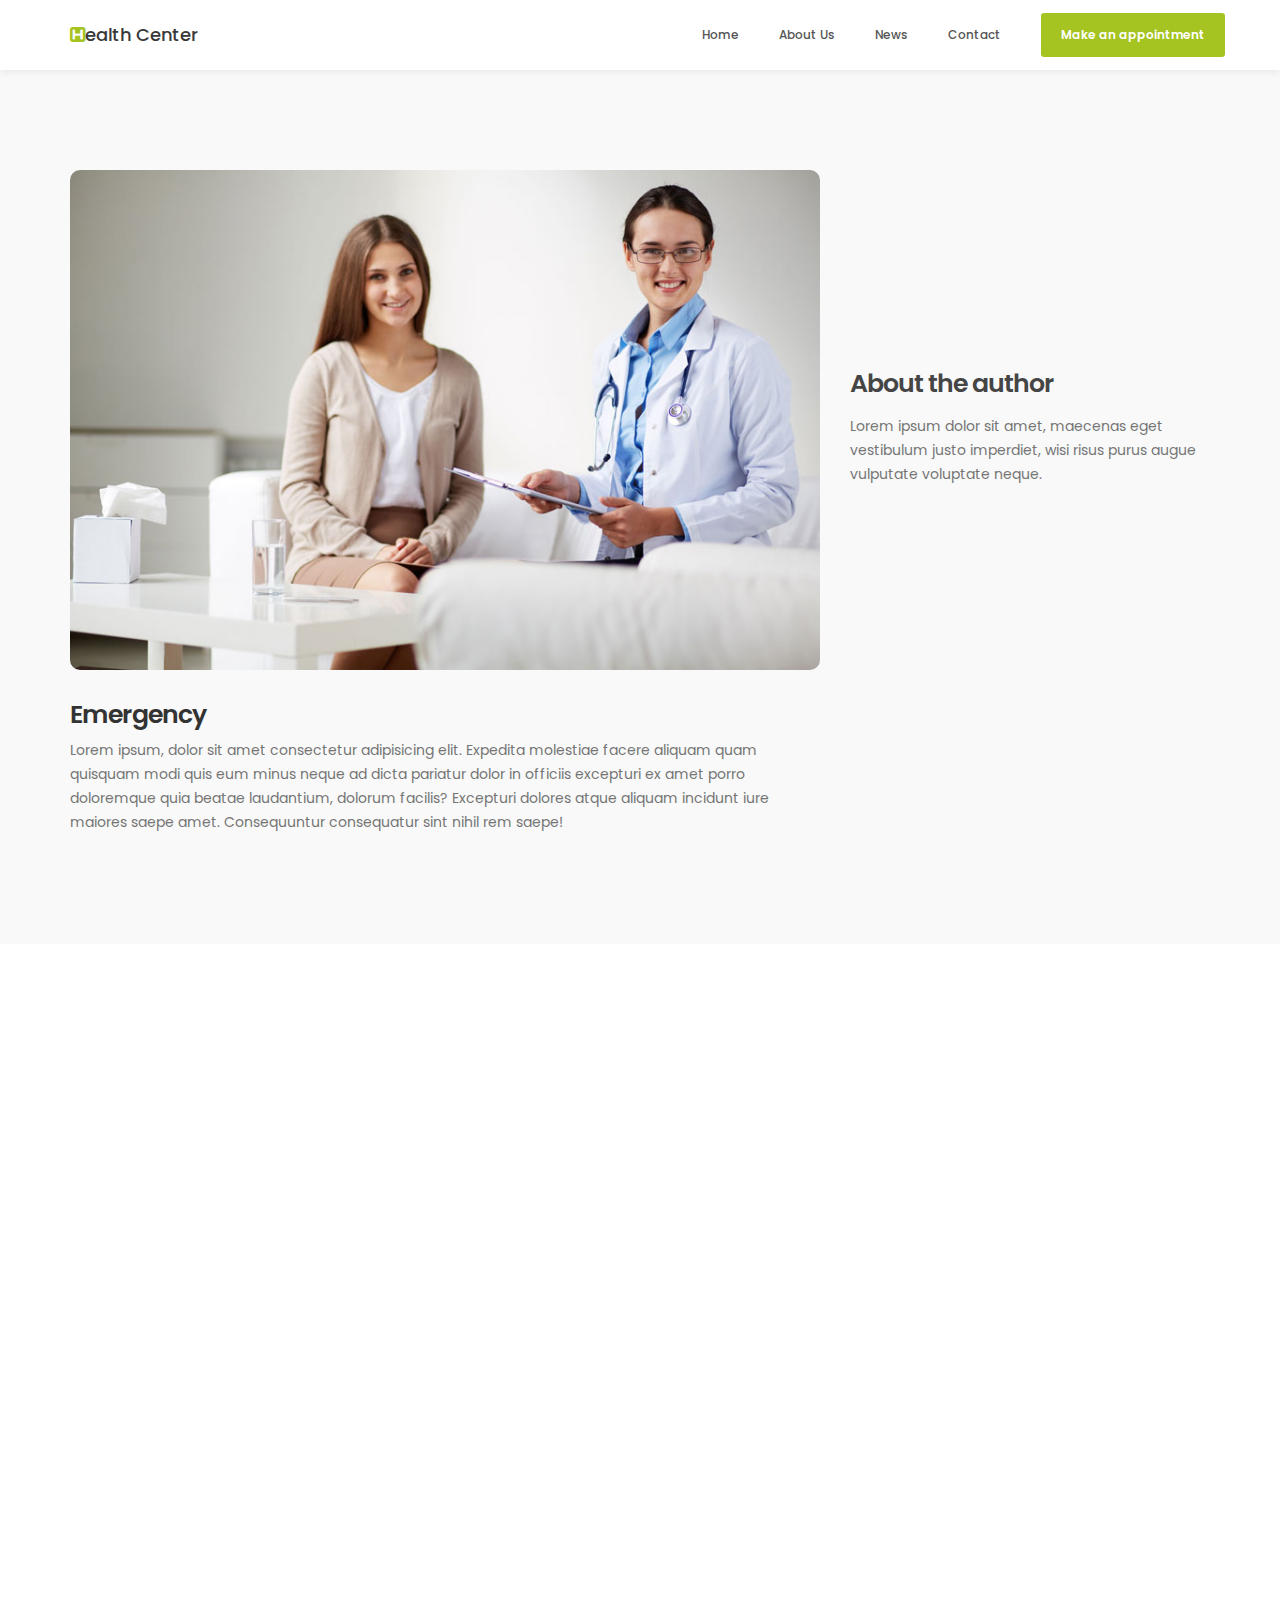
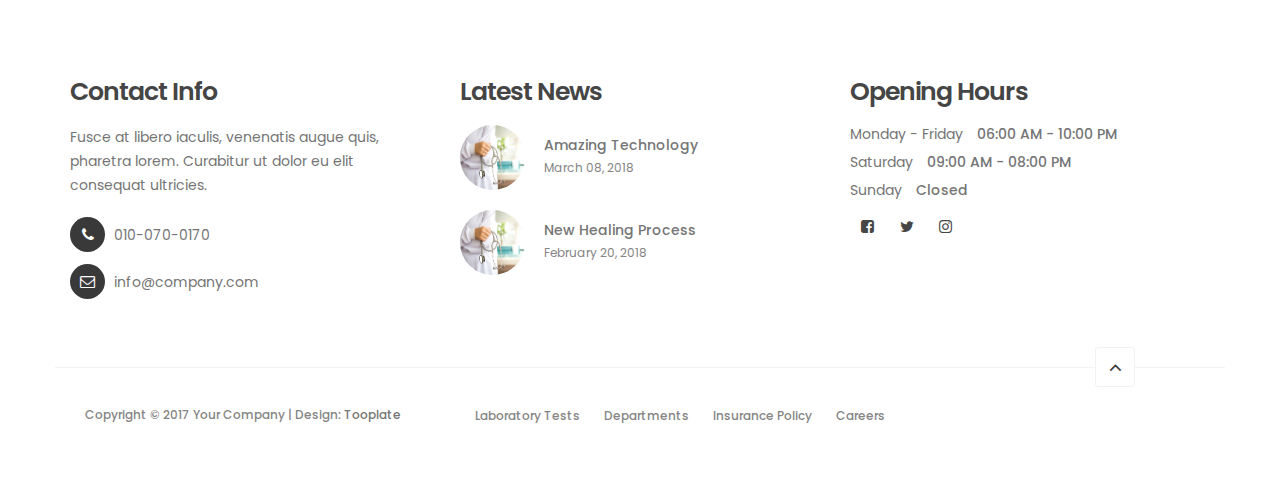
<file: emergency.html>
<!DOCTYPE html>
<html lang="en">
<head>
    <meta charset="UTF-8">
    <meta name="viewport" content="width=device-width, initial-scale=1.0">
    <title>Emergency</title>
    <link rel="stylesheet" href="css/bootstrap.min.css">
    <link rel="stylesheet" href="css/tooplate-style.css">
    <link rel="stylesheet" href="css/font-awesome.min.css">
</head>
<body>
    <section class="navbar navbar-default navbar-static-top">
        <div class="container">
             <div class="navbar-header">
                  <button class="navbar-toggle">
                       <span class="icon icon-bar"></span>
                       <span class="icon icon-bar"></span>
                       <span class="icon icon-bar"></span>
                  </button>
                  <a href="index.html" class="navbar-brand"><i class="fa fa-h-square"></i>ealth Center</a>
             </div>

             <div class="collapse navbar-collapse">
                  <ul class="nav navbar-nav navbar-right">
                    <li><a href="index.html#top" class="smoothScroll">Home</a></li>
                    <li><a href="index.html#about" class="smoothScroll">About Us</a></li>
                    <li><a href="index.html#news" class="smoothScroll">News</a></li>
                    <li><a href="index.html#google-map" class="smoothScroll">Contact</a></li>
                    <li class="appointment-btn"><a href="appointment.html">Make an appointment</a></li>
                  </ul>
             </div>

        </div>
   </section>

   <section id="news-detail">
    <div class="container">
         <div class="row">
              <div class="col-md-8 col-sm-7">
                   <div class="news-detail-thumb">
                        <div class="news-image">
                             <img src="images/news-image3.jpg" class="img-responsive" alt="">
                        </div>
                        <h3>Emergency</h3>
                        <p>Lorem ipsum, dolor sit amet consectetur adipisicing elit. Expedita molestiae facere aliquam quam quisquam modi quis eum minus neque ad dicta pariatur dolor in officiis excepturi ex amet porro doloremque quia beatae laudantium, dolorum facilis? Excepturi dolores atque aliquam incidunt iure maiores saepe amet. Consequuntur consequatur sint nihil rem saepe!</p>                        
                   </div>
              </div>

              <div class="col-md-4 col-sm-5">
                   <div class="news-sidebar">
                        <div class="news-author" style="padding-top: 170px;">
                             <h4>About the author</h4>
                             <p>Lorem ipsum dolor sit amet, maecenas eget vestibulum justo imperdiet, wisi risus purus augue vulputate voluptate neque.</p>
                        </div>

                   </div>
              </div>
              
         </div>
    </div>
</section>
<div class="iframe" style="margin-left: 16%;">
    <iframe width="370" height="315" src="https://www.youtube.com/embed/lEYOX8F9d78?si=pBDg8qSNrZfLqRU6" title="YouTube video player" frameborder="0" allow="accelerometer; autoplay; clipboard-write; encrypted-media; gyroscope; picture-in-picture; web-share" referrerpolicy="strict-origin-when-cross-origin" allowfullscreen></iframe>
    <iframe width="370" height="315" src="https://www.youtube.com/embed/p63M28CMxEQ?si=SraCLFgasoAnCxg2" title="YouTube video player" frameborder="0" allow="accelerometer; autoplay; clipboard-write; encrypted-media; gyroscope; picture-in-picture; web-share" referrerpolicy="strict-origin-when-cross-origin" allowfullscreen></iframe>
    <iframe width="370" height="315" src="https://www.youtube.com/embed/UgSfHbIWs7s?si=WrMhk4EOfKSPh2un" title="YouTube video player" frameborder="0" allow="accelerometer; autoplay; clipboard-write; encrypted-media; gyroscope; picture-in-picture; web-share" referrerpolicy="strict-origin-when-cross-origin" allowfullscreen></iframe>
</div>
<footer>
    <div class="container">
         <div class="row">

              <div class="col-md-4 col-sm-4">
                   <div class="footer-thumb"> 
                        <h4 class="wow fadeInUp">Contact Info</h4>
                        <p>Fusce at libero iaculis, venenatis augue quis, pharetra lorem. Curabitur ut dolor eu elit consequat ultricies.</p>

                        <div class="contact-info">
                             <p><i class="fa fa-phone"></i> 010-070-0170</p>
                             <p><i class="fa fa-envelope-o"></i> <a href="#">info@company.com</a></p>
                        </div>
                   </div>
              </div>

              <div class="col-md-4 col-sm-4"> 
                   <div class="footer-thumb"> 
                        <h4 class="wow fadeInUp">Latest News</h4>
                        <div class="latest-stories">
                             <div class="stories-image">
                                  <a href="#"><img src="images/news-image.jpg" class="img-responsive" alt=""></a>
                             </div>
                             <div class="stories-info">
                                  <a href="#"><h5>Amazing Technology</h5></a>
                                  <span>March 08, 2018</span>
                             </div>
                        </div>

                        <div class="latest-stories">
                             <div class="stories-image">
                                  <a href="#"><img src="images/news-image.jpg" class="img-responsive" alt=""></a>
                             </div>
                             <div class="stories-info">
                                  <a href="#"><h5>New Healing Process</h5></a>
                                  <span>February 20, 2018</span>
                             </div>
                        </div>
                   </div>
              </div>

              <div class="col-md-4 col-sm-4"> 
                   <div class="footer-thumb">
                        <div class="opening-hours">
                             <h4 class="wow fadeInUp">Opening Hours</h4>
                             <p>Monday - Friday <span>06:00 AM - 10:00 PM</span></p>
                             <p>Saturday <span>09:00 AM - 08:00 PM</span></p>
                             <p>Sunday <span>Closed</span></p>
                        </div> 

                        <ul class="social-icon">
                             <li><a href="https://www.facebook.com/tooplate" class="fa fa-facebook-square" attr="facebook icon"></a></li>
                             <li><a href="#" class="fa fa-twitter"></a></li>
                             <li><a href="#" class="fa fa-instagram"></a></li>
                        </ul>
                   </div>
              </div>

              <div class="col-md-12 col-sm-12 border-top">
                   <div class="col-md-4 col-sm-6">
                        <div class="copyright-text"> 
                             <p>Copyright &copy; 2017 Your Company 
                             
                             | Design: <a href="#">Tooplate</a></p>
                        </div>
                   </div>
                   <div class="col-md-6 col-sm-6">
                        <div class="footer-link"> 
                             <a href="#">Laboratory Tests</a>
                             <a href="#">Departments</a>
                             <a href="#">Insurance Policy</a>
                             <a href="#">Careers</a>
                        </div>
                   </div>
                   <div class="col-md-2 col-sm-2 text-align-center">
                        <div class="angle-up-btn"> 
                            <a href="#top" class="smoothScroll wow fadeInUp"><i class="fa fa-angle-up"></i></a>
                        </div>
                   </div>   
              </div>
              
         </div>
    </div>
</footer>
</body>
</html>
</file>
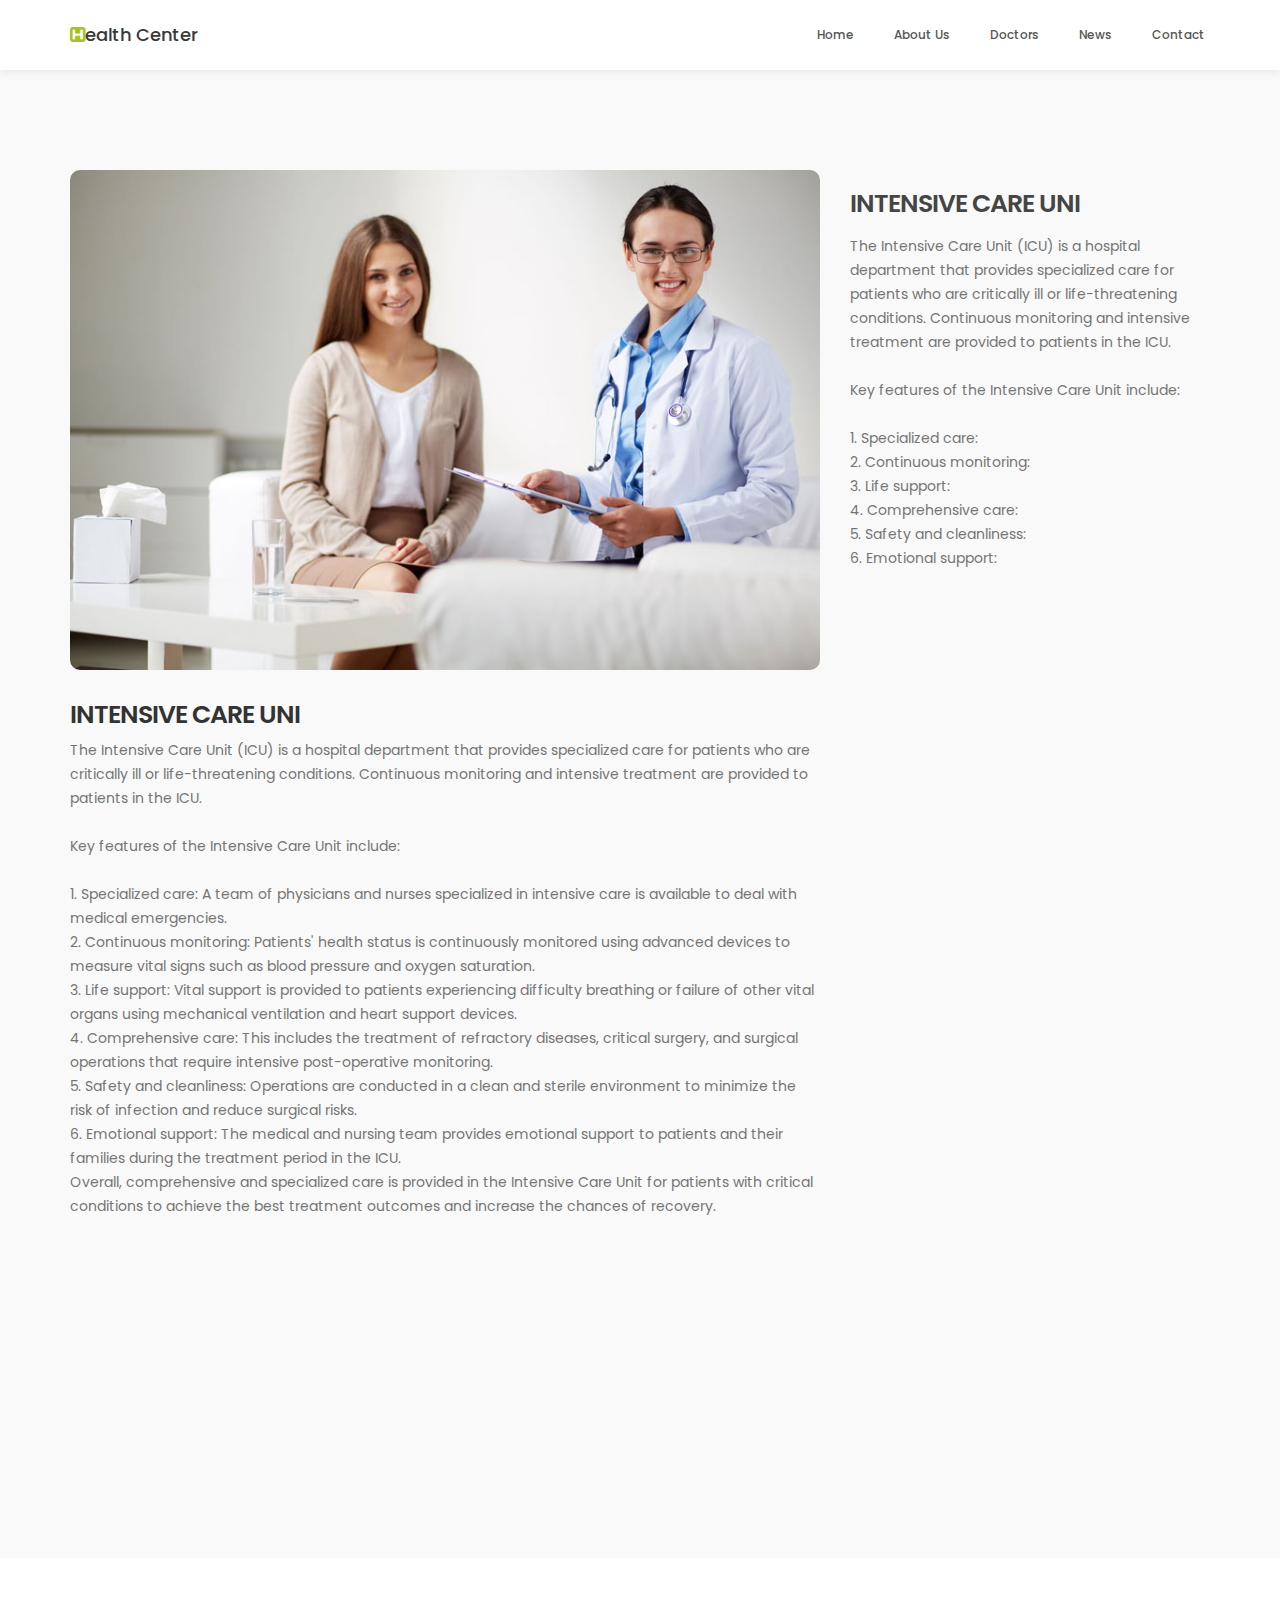
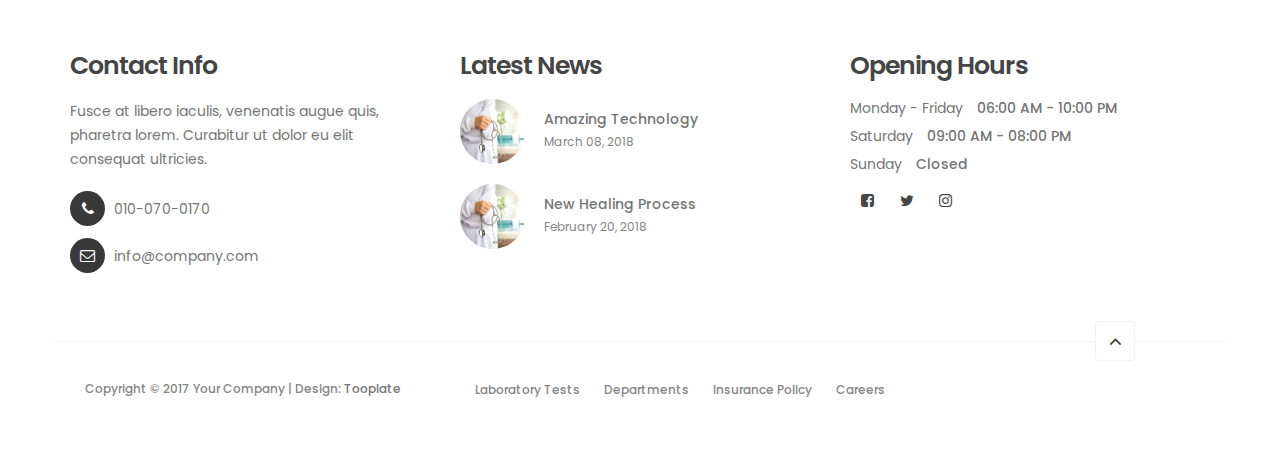
<file: INTENSIVE.html>
<!DOCTYPE html>
<html lang="en">
<head>
<title>INTENSIVE CARE UNI</title>
    <meta charset="UTF-8">
    <meta http-equiv="X-UA-Compatible" content="IE=Edge">
    <meta name="description" content="">
    <meta name="keywords" content="">
    <meta name="author" content="Tooplate">
    <meta name="viewport" content="width=device-width, initial-scale=1, maximum-scale=1">

    <link rel="stylesheet" href="css/bootstrap.min.css">
    <link rel="stylesheet" href="css/font-awesome.min.css">
    <link rel="stylesheet" href="css/tooplate-style.css">
    <link rel="stylesheet" href="css/index.css">
    <link rel="icon" type="image/x-icon" href="images/letter-t-.png">
</head>
<body>
  <section class="navbar navbar-default navbar-static-top" role="navigation">
    <div class="container">
        <div class="navbar-header">
            <button class="navbar-toggle">
                  <span class="icon icon-bar"></span>
                  <span class="icon icon-bar"></span>
                  <span class="icon icon-bar"></span>
            </button>

            <a href="index.html" class="navbar-brand"><i class="fa fa-h-square"></i>ealth Center</a>
        </div>

        <div class="collapse navbar-collapse">
            <ul class="nav navbar-nav navbar-right">
                  <li><a href="#top" class="smoothScroll">Home</a></li>
                  <li><a href="#about" class="smoothScroll">About Us</a></li>
                  <li><a href="#team" class="smoothScroll">Doctors</a></li>
                  <li><a href="#news" class="smoothScroll">News</a></li>
                  <li><a href="#google-map" class="smoothScroll">Contact</a></li>
                
            </ul>
        </div>
    </div>
</section>
<section id="news-detail">
  <div class="container">
    <div class="row">
      <div class="col-md-8 col-sm-7">
        <div class="news-detail-thumb">
          <div class="news-image">
            <img src="images/news-image3.jpg" class="img-responsive">
          </div>
          <h3>INTENSIVE CARE UNI</h3>
          <p>The Intensive Care Unit (ICU) is a hospital department that provides specialized care for patients who are critically ill or life-threatening conditions. Continuous monitoring and intensive treatment are provided to patients in the ICU.
            <br><br>
            Key features of the Intensive Care Unit include:
            <br><br>
            1. Specialized care: A team of physicians and nurses specialized in intensive care is available to deal with medical emergencies.
            <br>
            2. Continuous monitoring: Patients' health status is continuously monitored using advanced devices to measure vital signs such as blood pressure and oxygen saturation.
            <br>
            3. Life support: Vital support is provided to patients experiencing difficulty breathing or failure of other vital organs using mechanical ventilation and heart support devices.
            <br>
            4. Comprehensive care: This includes the treatment of refractory diseases, critical surgery, and surgical operations that require intensive post-operative monitoring.
            <br>
            5. Safety and cleanliness: Operations are conducted in a clean and sterile environment to minimize the risk of infection and reduce surgical risks.
            <br>
            6. Emotional support: The medical and nursing team provides emotional support to patients and their families during the treatment period in the ICU.
            <br>
            Overall, comprehensive and specialized care is provided in the Intensive Care Unit for patients with critical conditions to achieve the best treatment outcomes and increase the chances of recovery.
          </p>
        </div>
        
      </div>
      <div class="col-md-4 col-sm-5">
        <div class="news-sidebar">
          <div class="news-author">
            <h4>INTENSIVE CARE UNI</h4>
            <p>
              The Intensive Care Unit (ICU) is a hospital department that provides specialized care
              for patients who are critically ill or life-threatening conditions. Continuous 
              monitoring and intensive treatment are provided to patients in the ICU.
              <br><br>
              Key features of the Intensive Care Unit include:
              <br><br>
              1. Specialized care:
              <br>
              2. Continuous monitoring: 
              <br>
              3. Life support: 
              <br>
              4. Comprehensive care:
              <br>
              5. Safety and cleanliness:
              <br>
              6. Emotional support:
            </p>
          </div>
        </div>
      </div>
    </div>
    <div class="video-yotube row">
      <iframe class="col-sm-4 col-xs-12" src="https://www.youtube.com/embed/GPEuQ2BPqkE?si=5CyM6M6-ihR-jGAS" 
      title="YouTube video player" frameborder="0" allow="accelerometer; autoplay; 
      clipboard-write; encrypted-media; gyroscope; picture-in-picture; web-share" 
      referrerpolicy="strict-origin-when-cross-origin" allowfullscreen></iframe>
      <iframe class="col-sm-4 col-xs-12" src="https://www.youtube.com/embed/GPEuQ2BPqkE?si=5CyM6M6-ihR-jGAS" 
      title="YouTube video player" frameborder="0" allow="accelerometer; autoplay; 
      clipboard-write; encrypted-media; gyroscope; picture-in-picture; web-share" 
      referrerpolicy="strict-origin-when-cross-origin" allowfullscreen></iframe>
      <iframe class="col-sm-4 col-xs-12" src="https://www.youtube.com/embed/GPEuQ2BPqkE?si=5CyM6M6-ihR-jGAS" 
      title="YouTube video player" frameborder="0" allow="accelerometer; autoplay; 
      clipboard-write; encrypted-media; gyroscope; picture-in-picture; web-share" 
      referrerpolicy="strict-origin-when-cross-origin" allowfullscreen></iframe>
    </div>
  </div>
</section>
<footer>
<div class="container">
      <div class="row">

          <div class="col-md-4 col-sm-4">
                <div class="footer-thumb"> 
                    <h4 class="wow fadeInUp">Contact Info</h4>
                    <p>Fusce at libero iaculis, venenatis augue quis, pharetra lorem. Curabitur ut dolor eu elit consequat ultricies.</p>

                    <div class="contact-info">
                          <p><i class="fa fa-phone"></i> 010-070-0170</p>
                          <p><i class="fa fa-envelope-o"></i> <a href="#">info@company.com</a></p>
                    </div>
                </div>
          </div>

          <div class="col-md-4 col-sm-4"> 
                <div class="footer-thumb"> 
                    <h4 class="wow fadeInUp">Latest News</h4>
                    <div class="latest-stories">
                          <div class="stories-image">
                              <a href="#"><img src="images/news-image.jpg" class="img-responsive" alt=""></a>
                          </div>
                          <div class="stories-info">
                              <a href="#"><h5>Amazing Technology</h5></a>
                              <span>March 08, 2018</span>
                          </div>
                    </div>

                    <div class="latest-stories">
                          <div class="stories-image">
                              <a href="#"><img src="images/news-image.jpg" class="img-responsive" alt=""></a>
                          </div>
                          <div class="stories-info">
                              <a href="#"><h5>New Healing Process</h5></a>
                              <span>February 20, 2018</span>
                          </div>
                    </div>
                </div>
          </div>

          <div class="col-md-4 col-sm-4"> 
                <div class="footer-thumb">
                    <div class="opening-hours">
                          <h4 class="wow fadeInUp">Opening Hours</h4>
                          <p>Monday - Friday <span>06:00 AM - 10:00 PM</span></p>
                          <p>Saturday <span>09:00 AM - 08:00 PM</span></p>
                          <p>Sunday <span>Closed</span></p>
                    </div> 

                    <ul class="social-icon">
                          <li><a href="https://www.facebook.com/tooplate" class="fa fa-facebook-square" attr="facebook icon"></a></li>
                          <li><a href="#" class="fa fa-twitter"></a></li>
                          <li><a href="#" class="fa fa-instagram"></a></li>
                    </ul>
                </div>
          </div>

          <div class="col-md-12 col-sm-12 border-top">
                <div class="col-md-4 col-sm-6">
                    <div class="copyright-text"> 
                          <p>Copyright &copy; 2017 Your Company 
                          
                          | Design: <a href="#">Tooplate</a></p>
                    </div>
                </div>
                <div class="col-md-6 col-sm-6">
                    <div class="footer-link"> 
                          <a href="#">Laboratory Tests</a>
                          <a href="#">Departments</a>
                          <a href="#">Insurance Policy</a>
                          <a href="#">Careers</a>
                    </div>
                </div>
                <div class="col-md-2 col-sm-2 text-align-center">
                    <div class="angle-up-btn"> 
                        <a href="#top" class="smoothScroll wow fadeInUp"><i class="fa fa-angle-up"></i></a>
                    </div>
                </div>   
          </div>
          
      </div>
</div>
</footer>
</body>
</html>
</file>
<file: css/tooplate-style.css>
@import url('https://fonts.googleapis.com/css?family=Poppins:400,500,600');

  body {
    background: #ffffff;
    font-family: 'Poppins', sans-serif;
    overflow-x: hidden;
  }

  h1,h2,h3,h4,h5,h6 {
    font-weight: 600;
    line-height: inherit;
  }

  h1,h2,h3,h4 {
    letter-spacing: -1px;
  }

  h5 {
    font-weight: 500;
  }

  h1 {
    color: #252525;
    font-size: 5em;
  }

  h2 {
    color: #272727;
    font-size: 3em;
    padding-bottom: 10px;
  }

  h3 {
    font-size: 1.8em;
    line-height: 1.2em;
    margin-bottom: 0;
  }

  h4 {
    color: #454545;
    font-size: 1.8em;
    padding-bottom: 2px;
  }

  h6 {
    letter-spacing: 0;
    font-weight: normal;
  }

  p {
    color: #757575;
    font-size: 14px;
    font-weight: normal;
    line-height: 24px;
  }


 



  a {
    color: #252525;
    transition: 0.5s;
    text-decoration: none !important;
  }

  a:hover, a:active, a:focus {
    color: #a5c422;
    outline: none;
  }

 

 

  .section-title {
    padding-bottom: 20px;
  }

  .section-title h2 {
    margin-top: 0;
  }

  .section-btn {
    background: #a5c422;
    border: 0;
    border-radius: 3px;
    color: #ffffff;
    font-size: inherit;
    font-weight: 500;
    padding: 14px 20px;
    transition: transform 0.1s ease-in;
    transform: translateX(0);
  }

  .section-btn:hover {
    transform: translateY(-5px);
  }

  .text-align-right {
    text-align: right;
  }

  .text-align-center {
    text-align: center;
  }

  .border-top {
    border-top: 1px solid #f2f2f2;
    margin-top: 4em;
    padding-top: 2.5em;
  }

  .btn-gray {
    background: #393939;
  }

  .btn-blue {
    background: #4267b2;
  }

  .news-thumb {
    background: #ffffff;
    border-radius: 10px;
  }
  .news-thumb img {
    border-radius: 10px 10px 0 0;
  }

  .news-info {
    padding: 30px;
    text-align: left;
  }
  .news-info span {
    display: block;
    letter-spacing: 0.5px;
  }
  .news-info h3 {
    margin-top: 10px;
    margin-bottom: 10px;
  }

  .author {
    border-top: 1px solid #f0f0f0;
    padding-top: 1.5em;
    margin-top: 2em;
  }
  .author img,
  .author .author-info {
    display: inline-block;
    vertical-align: top;
  }
  .author-info h5 {
    margin-bottom: 0;
  }
  .author img {
    border-radius: 100%;
    width: 50px;
    height: 50px;
    margin-right: 10px;
  }


  #about, #team, #news,
  #news-detail {
    position: relative;
    padding-top: 100px;
    padding-bottom: 100px;
  }

  #news, #service {
    text-align: center;
  }

  #google-map {
    line-height: 0;
    margin: 0;
    padding: 0;
  }

  .navbar-default {
    background: #ffffff;
    box-shadow: 0 2px 8px rgba(0,0,0,.075);
    border: none;
    margin-bottom: 0;
    padding: 10px;
  }

  .navbar-default .navbar-brand {
    color: #393939;
    font-weight: 500;
  }

  .navbar-default .navbar-brand .fa {
    color: #a5c422;
  }

  .navbar-default .navbar-nav li.appointment-btn {
    margin: 3px 0 0 20px;
  }

  .navbar-default .navbar-nav li.appointment-btn a {
    background: #a5c422;
    border-radius: 3px;
    color: #ffffff;
    font-weight: 600;
    padding-top: 12px;
    padding-bottom: 12px;
  }

  .navbar-default .navbar-nav li.appointment-btn a:hover {
    background: #4267b2;
    color: #ffffff !important;
  }

  .navbar-default .navbar-nav li a {
    color: #555555;
    font-size: 12px;
    font-weight: 500;
    padding-right: 20px;
    padding-left: 20px;
    -webkit-transition: all ease-in-out 0.4s;
    transition: all ease-in-out 0.4s;
  }

  .navbar-default .navbar-nav > li a:hover {
    color: #393939 !important;
  }

  .navbar-default .navbar-nav > li > a:hover,
  .navbar-default .navbar-nav > li > a:focus {
    color: #555555;
    background-color: transparent;
  }

  .navbar-default .navbar-nav > .active > a,
  .navbar-default .navbar-nav > .active > a:hover,
  .navbar-default .navbar-nav > .active > a:focus {
    color: #393939;
    background-color: transparent;
  }

  .navbar-default .navbar-toggle {
    border: none;
    padding-top: 10px;
  }

  .navbar-default .navbar-toggle .icon-bar {
    background: #393939;
    border-color: transparent;
  }

  .navbar-default .navbar-toggle:hover,
  .navbar-default .navbar-toggle:focus { 
    background-color: transparent;
  }



  #home h1 {
    color: #ffffff;
    padding-bottom: 10px;
    margin-top: 0;
  }

  #home h3 {
    color: #ffffff;
    font-size: 14px;
    font-weight: normal;
    line-height: inherit;
    letter-spacing: 3px;
    text-transform: uppercase;
    margin: 0;
  }

  .slider .container {
    width: 100%;
  }

  .slider .owl-dots {
      position: absolute;
      top: 575px;
      width: 100%;
      justify-content: center;
  }

  .owl-theme .owl-dots .owl-dot span {
    width: 8px;
    height: 8px;
    margin: 5px 7px;
    border: 2px solid #d9d9d9;
    background: transparent;
    display: block;
    -webkit-backface-visibility: visible;
    transition: opacity 200ms ease;
    border-radius: 30px;
  }

  .owl-theme .owl-dots .owl-dot.active span, .owl-theme .owl-dots .owl-dot:hover span {
    background-color: #ffffff;
    border-color: transparent;
  }

  .slider .caption {
    display: flex;
    justify-content: center;
    flex-direction: column;
    text-align: center;
    background-color: rgba(20,20,20,0.2);
    height: 100%;
    color: #fff;
    cursor: e-resize;
  }

  .slider .item {
    background-position: inherit;
    background-repeat: no-repeat;
    background-attachment: local;
    background-size: cover;
    height: 650px;
  }

  .slider .item-first {
    background-image: url(../images/slider1.jpg);
  }

  .slider .item-second {
    background-image: url(../images/slider2.jpg);
  }

  .slider .item-third {
    background-image: url(../images/slider3.jpg);
  }


  

  #about {
    background: url('../images/about-bg.jpg') no-repeat top center;
    background-size: cover;
    padding-top: 150px;
    padding-bottom: 150px;
  }

  .profile img,
  .profile figcaption {
    display: inline-block;
    vertical-align: top;
    margin-top: 1em;
  }
  .profile img {
    border-radius: 100%;
    width: 65px;
    height: 65px;
    margin-right: 1em;
  }
  .profile figcaption h3 {
    margin-top: 0;
  }

  #about h6 {
    color: #858585;
    margin: 0;
  }





  .team-thumb {
    background-color: #f9f9f9;
    border-radius: 0 0 10px 10px;
    position: relative;
    overflow: hidden;
    cursor: pointer;
  }

  .team-info {
    padding: 20px 30px 0 30px;
  }

  .team-contact-info {
    border-top: 1px solid #e9e9e9;
    padding-top: 1.2em;
    margin-top: 1.5em;
  }

  .team-contact-info .fa {
    margin-right: 5px;
    display: inline-block;
  }

  .team-contact-info p {
    margin-bottom: 2px;
  }

  .team-contact-info a {
    color: #757575;
  }

  .team-thumb .social-icon li {
    font-weight: 500;
  }

  .team-thumb .social-icon li a {
    background: #ffffff;
    border-radius: 100%;
    font-size: 20px;
    width: 50px;
    height: 50px;
    line-height: 50px;
    margin: 0 2px 0 2px;
  }

  .team-thumb .social-icon {
    opacity: 0;
    transform: translateY(100%);
    transition: 0.5s 0.2s;
    text-align: center;
    position: relative;
    top: 0;
  }

  .team-thumb:hover .social-icon {
    opacity: 1;
    transition-delay: 0.3s;
    transform: translateY(0px);
    top: -22em;
  }



 

  #service {
    background: #a5c422;
  }

  #service h2,
  #service h4 {
    color: #ffffff;
  }

  #service p {
    color: #d9d9d9;
  }

  #service .service-thumb {
    padding: 0 22px;
  }

  #service .fa {
    font-size: 50px;
    margin-bottom: 10px;
    background: #ffffff;
    color: #a5c422;
    width: 120px;
    height: 120px;
    line-height: 120px;
    border-radius: 100%;
  }


  

  #news, #news-detail {
    background: #f9f9f9;
  }

  #news-detail blockquote {
    margin: 30px 0;
  }

  .news-detail-thumb .news-image img {
    border-radius: 10px;
  }

  .news-detail-thumb h3 {
    margin-bottom: 8px;
  }

  .news-image {
    margin-bottom: 30px;
    position: relative;
  }

  .news-image img {
    width: 100%;
  }

  .news-detail-thumb ul {
    margin: 32px 12px 22px 0px;
  }

  .news-detail-thumb ul li {
    list-style: circle;
    font-weight: normal;
    padding: 6px 12px 6px 0px;
  }

  .news-sidebar {
    margin-top: 16px;
  }

  .news-social-share {
    text-align: center;
    padding-top: 22px;
  }

  .news-social-share .btn {
    border-radius: 100px;
    border: none;
    font-size: 10px;
    font-weight: 600;
    margin: 2px 6px;
    padding: 8px 14px;
  }

  .news-social-share .btn-primary {
    background: #3b5998;
  }

  .news-social-share .btn-success {
    background: #1da1f2;
  }

  .news-social-share .btn-danger {
    background: #dd4b39;
  }

  .news-social-share a .fa {
    padding-right: 4px;
  }

  .recent-post {
    padding-top: 2px;
    padding-bottom: 18px;
  }

  .recent-post .media img {
    border-radius: 100%;
    width: 80px;
    height: 80px;
    margin-right: 5px;
  }

  .recent-post .media-heading {
    font-size: 16px;
    font-weight: 500;
    line-height: inherit;
    margin-top: 5px;
  }

  .news-categories {
    margin-top: 8px;
  }

  .news-categories li a {
    color: #2b2b2b;
  }

  .news-ads {
    background: #ffffff;
    border-right: 4px solid #2b2b2b;
    padding: 42px;
    text-align: center;
    margin: 26px 0 26px 0;
  }

  .news-ads.sidebar-ads {
    border-left: 4px solid #2b2b2b;
    border-right: 0px;
  }

  .news-ads h4 {
    font-size: 18px;
  }

  .news-tags h4 {
    padding-bottom: 6px;
  }

  .news-categories li,
  .news-tags li {
    list-style: none;
    display: inline-block;
    margin: 4px;
  }

  .news-tags li a {
    background: #393939;
    border-radius: 50px;
    color: #ffffff;
    display: inline-block;
    font-size: 12px;
    font-weight: 500;
    text-decoration: none;
    float: left;
    min-width: 30px;
    padding: 6px 12px;
    -webkit-transition: all ease-in-out 0.4s;
    transition: all ease-in-out 0.4s;
  }

  .news-tags li a:hover {
    background: #4267b2;
  }

  #appointment {
    padding-top: 100px;
  }

  #appointment label {
    color: #393939;
    font-weight: 500;
  }

  #appointment .form-control {
    background: #f9f9f9;
    border: none;
    border-radius: 3px;
    box-shadow: none;
    font-size: 14px;
    font-weight: normal;
    margin-bottom: 15px;
    transition: all ease-in-out 0.4s;
  }

  #appointment input,
  #appointment select {
    height: 45px;
  }

  #appointment button#cf-submit {
    background: #a5c422;
    color: #ffffff;
    font-weight: 600;
    height: 55px;
  }

  #appointment button#cf-submit:hover {
    background: #393939;
    color: #ffffff;
  }




 

  footer {
    padding-top: 80px;
    padding-bottom: 40px;
  }

  footer h4 {
    padding-bottom: 5px;
  }

  footer a {
    color: #757575;
  }

  footer a:hover {
    color: #4267b2;
  }

  .contact-info {
    padding-top: 10px;
  }

  .contact-info .fa {
    background: #393939;
    border-radius: 100%;
    color: #ffffff;
    font-size: 15px;
    width: 35px;
    height: 35px;
    line-height: 35px;
    text-align: center;
    margin-right: 5px;
    margin-bottom: 2px;
  }

  .latest-stories {
    margin-bottom: 20px;
  }

  .stories-image,
  .stories-info {
    display: inline-block;
    vertical-align: top;
  }

  .stories-image img {
    border-radius: 100%;
    width: 65px;
    height: 65px;
  }

  .stories-info {
    margin-left: 15px;
  }

  .stories-info h5 {
    margin-bottom: 2px;
  }

  .stories-info span {
    color: #858585;
    font-size: 12px;
  }

  .opening-hours p {
    line-height: 18px;
  }

  .opening-hours span {
    font-weight: 500;
    display: inline-block;
    padding-left: 10px;
  }

  .copyright-text p,
  .footer-link a {
    color: #858585;
    font-size: 12px;
    font-weight: 500;
  }

  .footer-link a {
    font-size: 12px;
    display: inline-block;
    padding: 0 10px;
    margin-top: 4px;
  }

  .angle-up-btn {
    position: relative;
    bottom: 4em;
    display: block;
  }

  .angle-up-btn a {
    background: #ffffff;
    border: 1px solid #f2f2f2;
    border-radius: 3px;
    font-size: 20px;
    color: #393939;
    display: inline-block;
    text-align: center;
    width: 40px;
    height: 40px;
    line-height: 38px;
    transition: transform 0.1s ease-in;
    transform: translateX(0);
  }

  .angle-up-btn a:hover {
    background: #4267b2;
    color: #ffffff;
    transform: translateY(-5px);
  }

  .social-icon {
    position: relative;
    padding: 0;
    margin: 0;
  }

  .social-icon li {
    display: inline-block;
    list-style: none;
  }

  .social-icon li a {
    border-radius: 100px;
    color: #464646;
    font-size: 15px;
    width: 35px;
    height: 35px;
    line-height: 35px;
    text-decoration: none;
    text-align: center;
    transition: all 0.4s ease-in-out;
    position: relative;
  }

  .social-icon li a:hover {
    background: #4267b2;
    color: #ffffff;
  }



  @media only screen and (max-width: 767px) {
    .navbar-default .navbar-collapse, .navbar-default .navbar-form {
      border-color: transparent;
    }
    .navbar-default .navbar-nav li.appointment-btn {
      margin-left: 15px;
    }
    .navbar-default .navbar-nav li a {
      display: inline-block;
      padding-top: 8px;
      padding-bottom: 8px;
    }

    .news-sidebar {
      margin-top: 2em;
    }

    footer {
      padding-top: 60px;
      padding-bottom: 0;
    }
    .footer-thumb {
      padding-bottom: 10px;
    }

    .border-top {
      text-align: center;
    }

    .copyright-text {
      margin-top: 10px;
    }

    .angle-up-btn {
      bottom: 10em;
    }
  }

  @media only screen and (max-width: 639px) {
    h1 {
      font-size: 3em;
      line-height: 1.2em;
    }
    h2 {
      font-size: 2.1em;
    }
    h4 {
      font-size: 1.4em;
    }

    #home h3 {
      font-size: 11px;
      letter-spacing: 1px;
    }

  }
</file>
<file: css/index.css>
.video-yotube{
  padding: 30px;
}
.video-yotube iframe{
  padding: 10px 5px;
}
</file>
